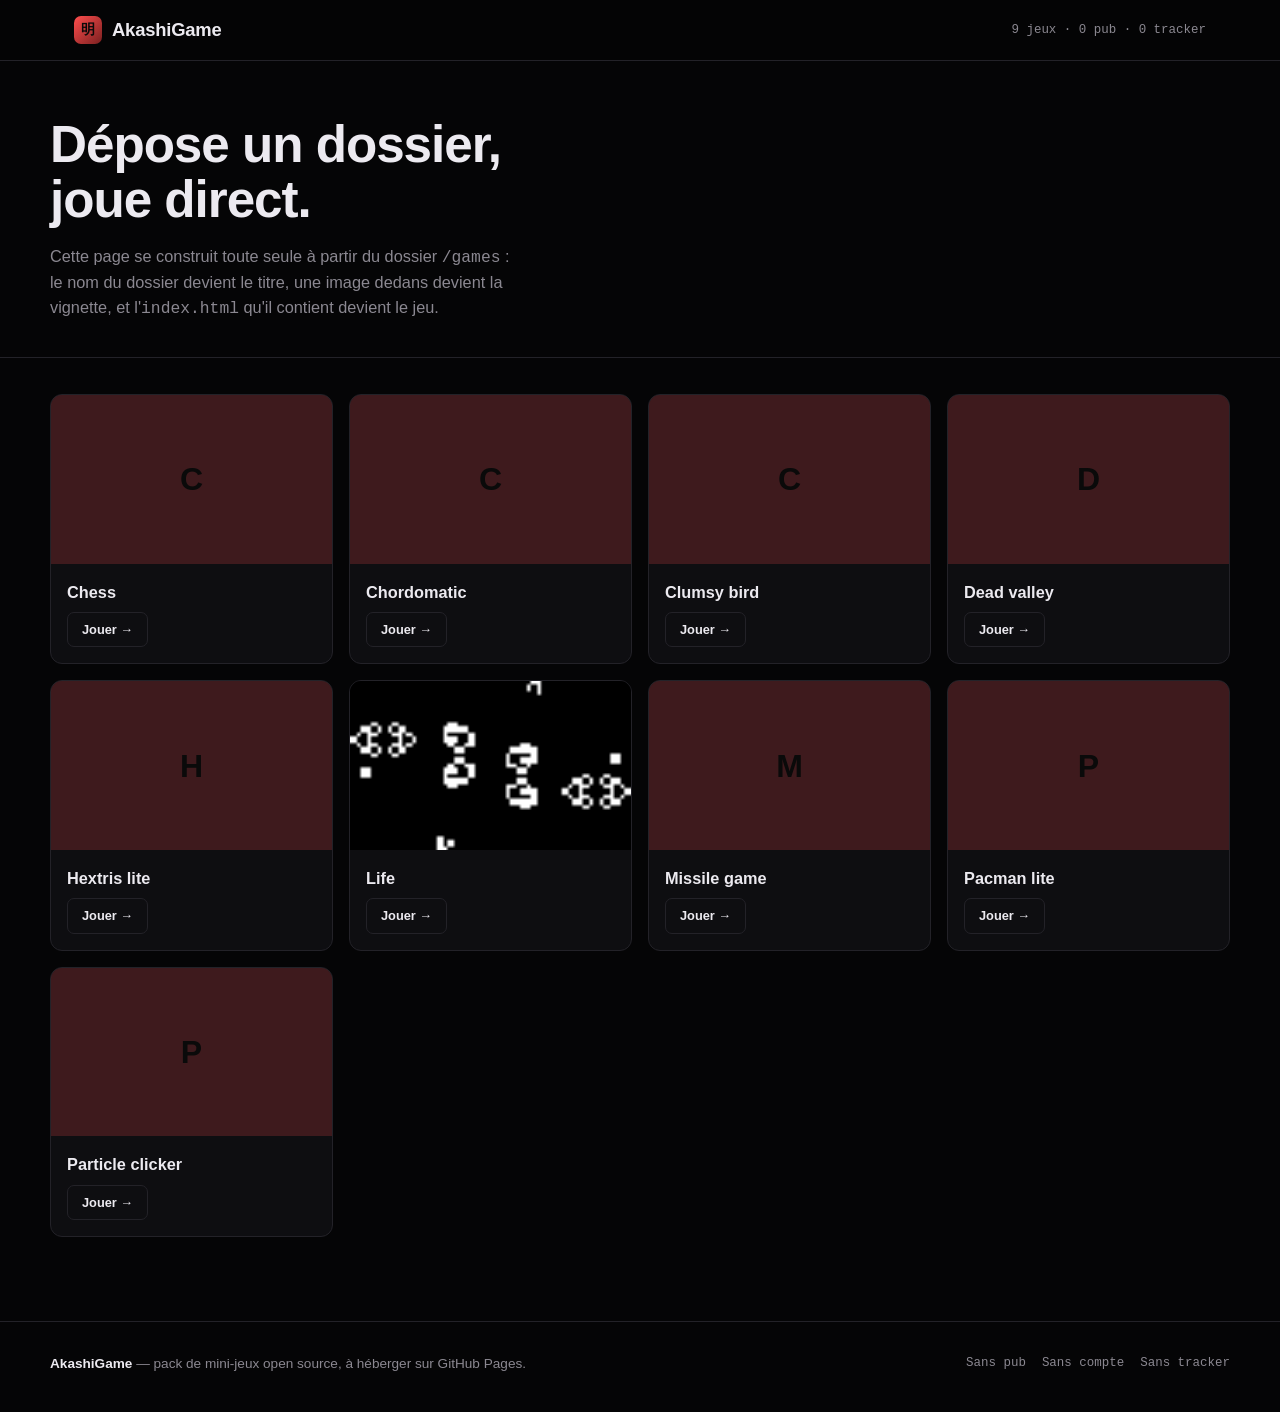
<file: index.html>
<!DOCTYPE html>
<html lang="fr">
<head>
<meta charset="UTF-8">
<meta name="viewport" content="width=device-width, initial-scale=1.0">
<title>AkashiGame — Ta salle de jeu</title>
<meta name="description" content="AkashiGame — mini-jeux jouables, sans pub, sans tracker, rangés par catégories.">
<link rel="stylesheet" href="assets/theme.css">
<style>
  header.top{position:sticky;top:0;z-index:40;background:rgba(5,5,6,0.88);backdrop-filter:blur(10px);border-bottom:1px solid var(--border);}
  .top-inner{display:flex;align-items:center;justify-content:space-between;padding:16px 24px;gap:20px;max-width:1180px;margin:0 auto;}
  .logo{display:flex;align-items:center;gap:10px;font-weight:700;font-size:1.15rem;letter-spacing:-0.01em;}
  .logo-mark{width:28px;height:28px;border-radius:7px;background:linear-gradient(135deg,var(--accent),#7a2020);display:flex;align-items:center;justify-content:center;font-size:0.85rem;font-weight:800;color:#0a0a0a;flex-shrink:0;}
  .stat-pill{font-family:var(--mono);font-size:0.78rem;color:var(--text-dim);}

  .hero{padding:56px 24px 36px;border-bottom:1px solid var(--border);}
  .hero-inner{max-width:1180px;margin:0 auto;}
  .hero h1{font-size:clamp(2.1rem,5vw,3.2rem);line-height:1.08;letter-spacing:-0.02em;font-weight:700;max-width:16ch;}
  .hero p{margin-top:16px;color:var(--text-dim);font-size:1.02rem;max-width:52ch;}

  .filters{position:sticky;top:65px;z-index:30;background:var(--bg);border-bottom:1px solid var(--border);padding:14px 0;}
  .filters-scroll{display:flex;gap:8px;overflow-x:auto;padding:0 24px;max-width:1180px;margin:0 auto;scrollbar-width:none;}
  .filters-scroll::-webkit-scrollbar{display:none;}
  .filter-btn{flex-shrink:0;padding:7px 14px;border-radius:999px;border:1px solid var(--border);background:var(--surface);color:var(--text-dim);font-size:0.85rem;font-family:var(--sans);cursor:pointer;}
  .filter-btn:hover{color:var(--text);}
  .filter-btn.active{background:var(--accent);border-color:var(--accent);color:#0a0a0a;font-weight:600;}

  main{padding:36px 24px 20px;}
  .games-grid{max-width:1180px;margin:0 auto;display:grid;grid-template-columns:repeat(auto-fill,minmax(240px,1fr));gap:16px;}
  .card{background:var(--surface);border:1px solid var(--border);border-radius:12px;overflow:hidden;display:flex;flex-direction:column;transition:border-color .15s ease, transform .15s ease;}
  .card:hover{border-color:#38383f;transform:translateY(-2px);}
  .card-cover{width:100%;aspect-ratio:5/3;object-fit:cover;background:var(--surface-2);display:block;}
  .card-cover-fallback{width:100%;aspect-ratio:5/3;display:flex;align-items:center;justify-content:center;font-size:2rem;font-weight:800;color:#0a0a0a;}
  .card-body{padding:16px;display:flex;flex-direction:column;gap:8px;flex:1;}
  .card-title{font-weight:600;font-size:1.02rem;}
  .card-cat{font-family:var(--mono);font-size:0.72rem;color:var(--text-dim);}
  .card-desc{color:var(--text-dim);font-size:0.85rem;flex:1;}
  .card-btn{align-self:flex-start;font-size:0.8rem;font-weight:600;padding:7px 14px;border-radius:7px;border:1px solid var(--border);color:var(--text);}
  .card:hover .card-btn{border-color:var(--accent);color:var(--accent);}
  .empty-state{max-width:1180px;margin:60px auto;text-align:center;color:var(--text-dim);font-family:var(--mono);font-size:0.9rem;}

  footer{border-top:1px solid var(--border);margin-top:64px;padding:32px 24px 40px;}
  .footer-inner{max-width:1180px;margin:0 auto;display:flex;flex-wrap:wrap;justify-content:space-between;gap:20px;color:var(--text-dim);font-size:0.85rem;}
  .footer-inner b{color:var(--text);}
  .footer-tags{display:flex;gap:16px;font-family:var(--mono);font-size:0.78rem;}
</style>
</head>
<body>
<header class="top">
  <div class="top-inner">
    <a href="#top" class="logo"><span class="logo-mark">明</span>AkashiGame</a>
    <span class="stat-pill" id="count-pill">— jeux · 0 pub · 0 tracker</span>
  </div>
</header>

<section class="hero" id="top">
  <div class="hero-inner">
    <h1>Dépose un dossier, joue direct.</h1>
    <p>Cette page se construit toute seule à partir du dossier <code>/games</code> : le nom du dossier devient le titre, une image dedans devient la vignette, et l'<code>index.html</code> qu'il contient devient le jeu.</p>
  </div>
</section>

<nav class="filters" aria-label="Filtrer par catégorie" id="filters" style="display:none;">
  <div class="filters-scroll" id="filter-bar"></div>
</nav>

<main>
  <div class="games-grid" id="games-grid"></div>
  <p class="empty-state" id="empty-state" style="display:none;"></p>
</main>

<footer>
  <div class="footer-inner">
    <div><b>AkashiGame</b> — pack de mini-jeux open source, à héberger sur GitHub Pages.</div>
    <div class="footer-tags"><span>Sans pub</span><span>Sans compte</span><span>Sans tracker</span></div>
  </div>
</footer>

<script>
(function(){
  var grid = document.getElementById("games-grid");
  var emptyState = document.getElementById("empty-state");
  var filtersNav = document.getElementById("filters");
  var filterBar = document.getElementById("filter-bar");
  var countPill = document.getElementById("count-pill");

  var PALETTE = ["#ff4d4d","#3ea1e0","#2ecc71","#e0a72e","#c25ee0","#5ee0c8"];
  var state = { cat: "all", games: [], catColors: {} };

  fetch("games.json")
    .then(function(r){
      if(!r.ok) throw new Error("games.json introuvable");
      return r.json();
    })
    .then(function(games){
      state.games = games;
      buildCatColors(games);
      buildFilters(games);
      render();
    })
    .catch(function(err){
      grid.innerHTML = "";
      emptyState.style.display = "block";
      emptyState.textContent = "Impossible de charger games.json (" + err.message + "). Génère-le avec : node tools/build-manifest.js — et sers le site via un serveur local (fetch() ne fonctionne pas en ouvrant le fichier directement).";
    });

  function buildCatColors(games){
    var cats = [];
    games.forEach(function(g){
      if(g.category && cats.indexOf(g.category) === -1) cats.push(g.category);
    });
    cats.forEach(function(c, i){ state.catColors[c] = PALETTE[i % PALETTE.length]; });
  }

  function buildFilters(games){
    var cats = [];
    games.forEach(function(g){
      if(g.category && cats.indexOf(g.category) === -1) cats.push(g.category);
    });
    if(cats.length === 0){ filtersNav.style.display = "none"; return; }
    filtersNav.style.display = "block";
    filterBar.innerHTML = "";
    filterBar.appendChild(makeFilterBtn("all", "Tous"));
    cats.forEach(function(c){ filterBar.appendChild(makeFilterBtn(c, c)); });
  }

  function makeFilterBtn(id, label){
    var btn = document.createElement("button");
    btn.className = "filter-btn" + (id === "all" ? " active" : "");
    btn.textContent = label;
    btn.dataset.cat = id;
    btn.addEventListener("click", function(){
      state.cat = id;
      Array.prototype.forEach.call(filterBar.children, function(b){
        b.classList.toggle("active", b.dataset.cat === id);
      });
      render();
    });
    return btn;
  }

  function render(){
    var list = state.games.filter(function(g){
      return state.cat === "all" || g.category === state.cat;
    });

    countPill.textContent = state.games.length + " jeu" + (state.games.length>1?"x":"") + " · 0 pub · 0 tracker";

    grid.innerHTML = "";
    emptyState.style.display = list.length === 0 ? "block" : "none";
    if(list.length === 0) emptyState.textContent = "Aucun jeu dans cette catégorie.";

    list.forEach(function(g){ grid.appendChild(makeCard(g)); });
  }

  function makeCard(g){
    var a = document.createElement("a");
    a.href = g.href;
    a.className = "card";

    if(g.image){
      var img = document.createElement("img");
      img.className = "card-cover";
      img.src = g.image;
      img.alt = g.title;
      img.loading = "lazy";
      img.onerror = function(){ img.replaceWith(makeFallbackCover(g)); };
      a.appendChild(img);
    } else {
      a.appendChild(makeFallbackCover(g));
    }

    var body = document.createElement("div");
    body.className = "card-body";

    var title = document.createElement("div");
    title.className = "card-title";
    title.textContent = g.title;
    body.appendChild(title);

    if(g.category){
      var catLabel = document.createElement("div");
      catLabel.className = "card-cat";
      catLabel.style.color = state.catColors[g.category] || "var(--accent)";
      catLabel.textContent = g.category;
      body.appendChild(catLabel);
    }

    if(g.description){
      var desc = document.createElement("div");
      desc.className = "card-desc";
      desc.textContent = g.description;
      body.appendChild(desc);
    }

    var btn = document.createElement("span");
    btn.className = "card-btn";
    btn.textContent = "Jouer →";
    body.appendChild(btn);

    a.appendChild(body);
    return a;
  }

  function makeFallbackCover(g){
    var d = document.createElement("div");
    d.className = "card-cover-fallback";
    d.style.background = (state.catColors[g.category] || "#ff4d4d") + "33";
    d.textContent = (g.title || "?").charAt(0).toUpperCase();
    return d;
  }

  // ---------- maintenance console command ----------
  // Dans la console (F12) : temp("on") ou temp("off")
  var root = document.documentElement;
  var KEY = "akashi_maintenance";

  function applyState(on){
    root.classList.toggle("maintenance-mode", on);
    localStorage.setItem(KEY, on ? "on" : "off");
    console.log(on
      ? "%c⚠ AkashiGame — maintenance activée" : "%c✓ AkashiGame — site relancé",
      "background:" + (on ? "#ff4d4d" : "#2ecc71") + ";color:#050506;padding:4px 10px;border-radius:4px;font-weight:bold;"
    );
  }

  window.temp = function(action){
    if(action === undefined){
      var current = root.classList.contains("maintenance-mode") ? "on" : "off";
      console.log('État actuel : ' + current + '. Utilise temp("on") ou temp("off").');
      return current;
    }
    var a = String(action).toLowerCase();
    if(a !== "on" && a !== "off"){
      console.log('Utilisation : temp("on") ou temp("off")');
      return;
    }
    applyState(a === "on");
  };
  if(document.body) document.body.temp = window.temp;

  var saved = localStorage.getItem(KEY);
  if(saved === "on") applyState(true);
})();
</script>

<div id="maintenance-overlay" style="display:none;position:fixed;inset:0;z-index:999;background:#050506;align-items:center;justify-content:center;padding:24px;">
  <div style="max-width:420px;text-align:center;">
    <div style="width:56px;height:56px;margin:0 auto 20px;border-radius:14px;background:#3a1414;border:1px solid #ff4d4d;display:flex;align-items:center;justify-content:center;">
      <svg width="24" height="24" viewBox="0 0 24 24" fill="none" stroke="#ff4d4d" stroke-width="2" stroke-linecap="round" stroke-linejoin="round"><rect x="5" y="11" width="14" height="10" rx="2"></rect><path d="M8 11V7a4 4 0 0 1 8 0v4"></path></svg>
    </div>
    <h2 style="font-size:1.4rem;margin-bottom:10px;">Maintenance en cours</h2>
    <p style="color:#8b8891;font-size:0.92rem;">AkashiGame revient très vite.</p>
  </div>
</div>
<style>
  html.maintenance-mode #maintenance-overlay{display:flex !important;}
  html.maintenance-mode header.top, html.maintenance-mode .hero, html.maintenance-mode .filters, html.maintenance-mode main, html.maintenance-mode footer{display:none;}
</style>
</body>
</html>
</file>
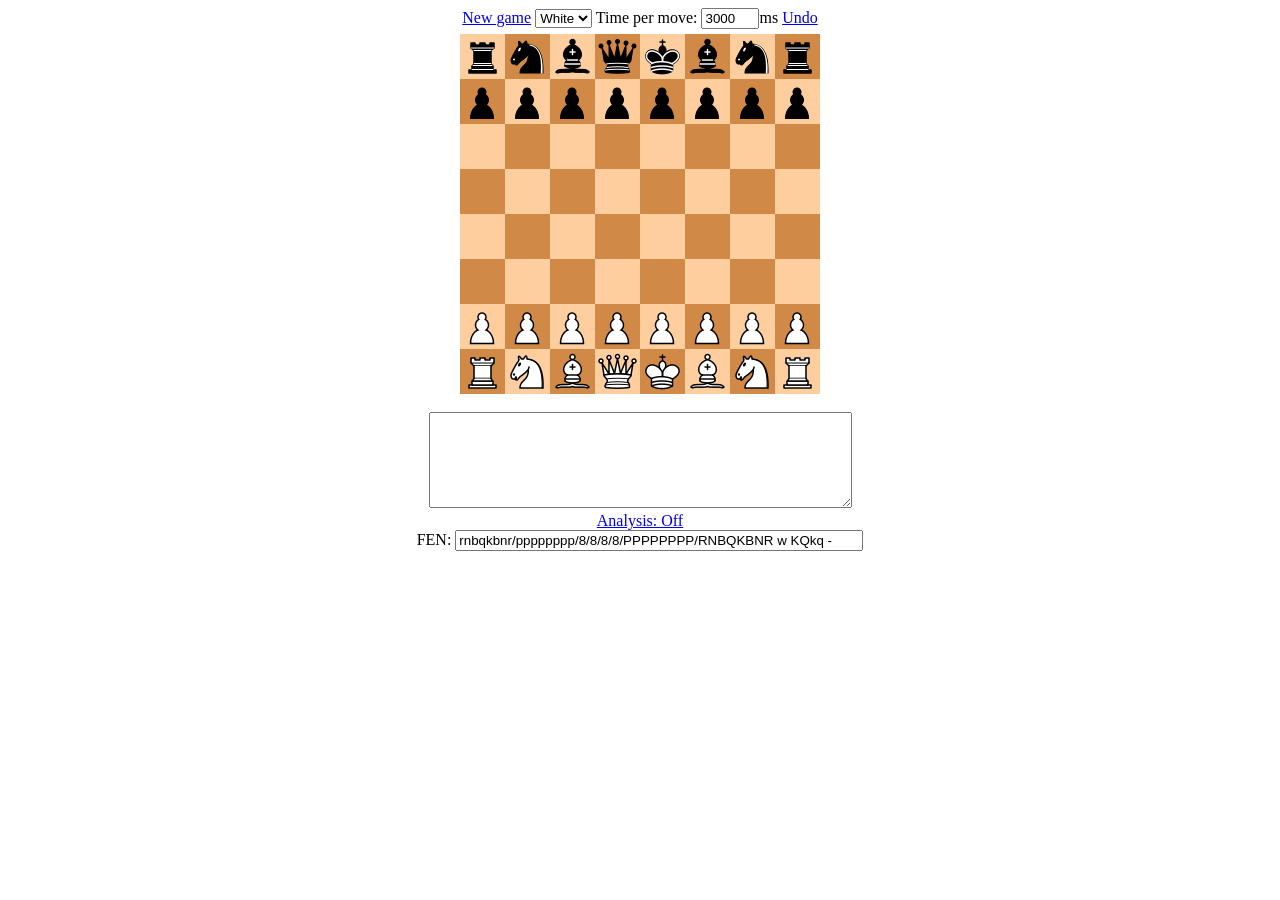
<file: games/chess/index.html>
<!doctype html>
<html lang="en">
<head>
<meta charset="utf-8">
<meta name="viewport" content="width=device-width, initial-scale=1, shrink-to-fit=no">
<title>Attogram Chess</title>
<script type="text/javascript" src="js/jquery-1.8.2.min.js"></script>
<script type="text/javascript" src="js/jquery-ui-1.8.24.custom.min.js"></script>
<script type="text/javascript" src="js/garbochess.js"></script>
<script type="text/javascript" src="js/boardui.js"></script>
<script type="text/javascript">
$(document).ready(function () { g_timeout = 1000; UINewGame(); });
</script>
<style type="text/css">
#FenTextBox { width: 400px; }
#TimePerMove { width: 50px; }
.no-highlight { -webkit-tap-highlight-color: rgba(0,0,0,0); }
.sprite-bishop_black{ background-position: 0 0; width: 45px; height: 45px; }
.sprite-bishop_white{ background-position: 0 -95px; width: 45px; height: 45px; }
.sprite-king_black{ background-position: 0 -190px; width: 45px; height: 45px; }
.sprite-king_white{ background-position: 0 -285px; width: 45px; height: 45px; }
.sprite-knight_black{ background-position: 0 -380px; width: 45px; height: 45px; }
.sprite-knight_white{ background-position: 0 -475px; width: 45px; height: 45px; }
.sprite-pawn_black{ background-position: 0 -570px; width: 45px; height: 45px; }
.sprite-pawn_white{ background-position: 0 -665px; width: 45px; height: 45px; }
.sprite-queen_black{ background-position: 0 -760px; width: 45px; height: 45px; }
.sprite-queen_white{ background-position: 0 -855px; width: 45px; height: 45px; }
.sprite-rook_black{ background-position: 0 -950px; width: 45px; height: 45px; }
.sprite-rook_white{ background-position: 0 -1045px; width: 45px; height: 45px; }
</style>
</head>
<body>
<div align="center">
    <div>
        <a href="javascript:UINewGame()">New game</a>
        <select onchange="UIChangeStartPlayer()">
            <option value="white">White</option>
            <option value="black">Black</option>
        </select>
        Time per move: <input id="TimePerMove" value="3000" onchange="UIChangeTimePerMove()" />ms
        <a href="javascript:UIUndoMove()">Undo</a>
    </div>
    <div style="margin-top:5px;">
    <div id='board'></div>
    <span id='output'></span><br/>
    <textarea cols='50' rows='6' id='PgnTextBox'></textarea><br/>
    <div>
        <a id='AnalysisToggleLink' href="javascript:UIAnalyzeToggle()">Analysis: Off</a>
    </div>
    FEN: <input id='FenTextBox' onchange="UIChangeFEN()"/>
    </div>
</div>
</body>
</html>
</file>
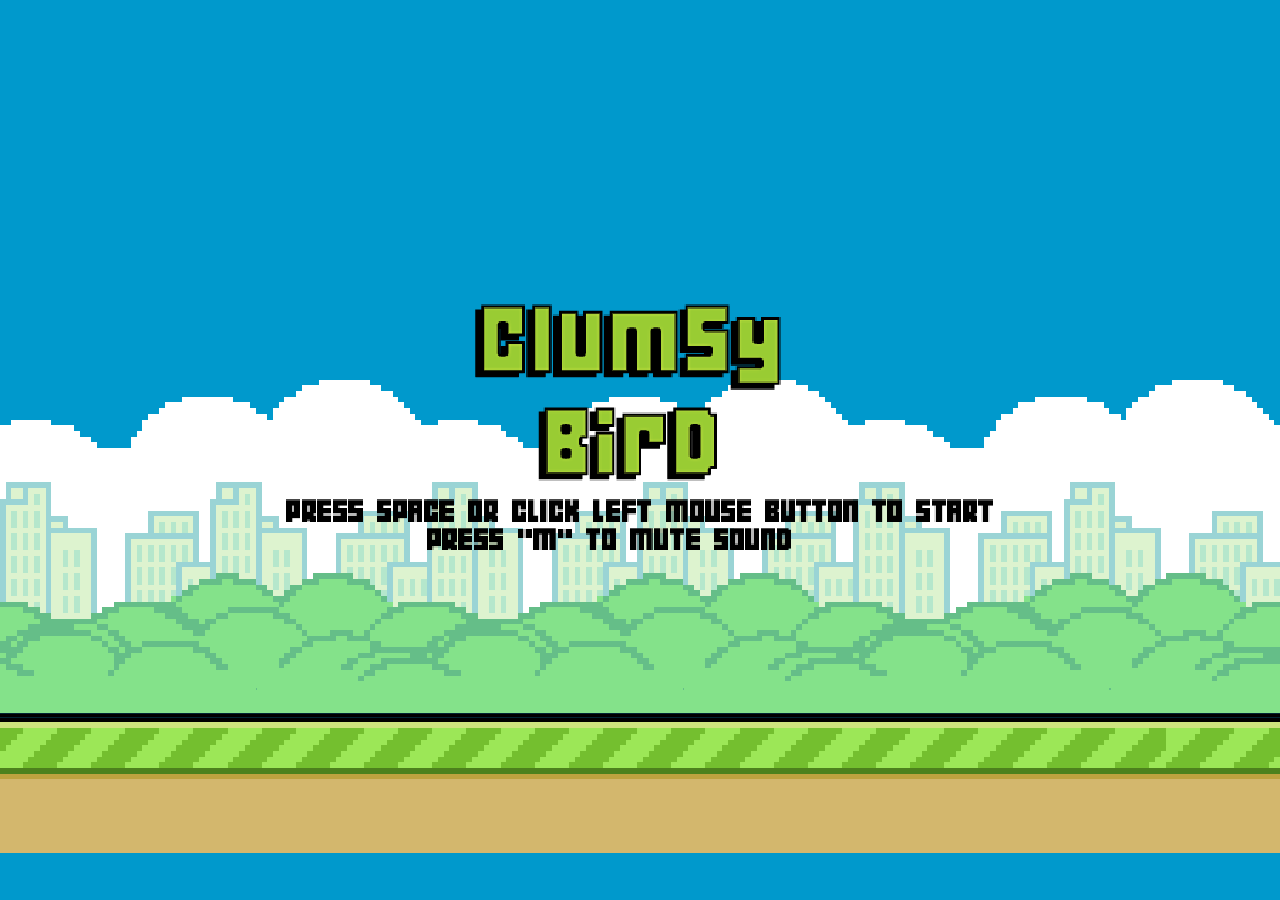
<file: games/clumsy-bird/index.html>
<!DOCTYPE HTML>
<html lang="en">
    <head>
        <title>Clumsy Bird</title>
        <link rel="apple-touch-icon-precomposed" href="data/img/touch-icon-iphone.png"/>
        <link rel="apple-touch-icon-precomposed" sizes="120x120" href="data/img/touch-icon-iphone-retina.png"/>
        <link rel="shortcut icon" href="data/img/favicon.ico">
        <link rel="stylesheet" type="text/css" media="screen" href="index.css">
        <meta id="viewport" name="viewport" content="width=device-width, initial-scale=1, maximum-scale=1, user-scalable=no">
        <meta name="apple-mobile-web-app-capable" content="yes">
        <meta name="apple-mobile-web-app-status-bar-style" content="black">
        <meta name="apple-mobile-web-app-title" content="Clumsy Bird">
        <meta charset="UTF-8" />
        <meta name="description" content="Clumsy Bird - A Flappy Bird clone using MelonJS"/>
        <meta name="keywords" content="flappybird, flappy, bird, game, html5, melonjs,clone"/>
        <meta name="robots" content="index, follow">
        <meta name="google-site-verification" content="RDZI9SqVaffd48uHfZMv67-YdvviOMe2HuULEYqVgd4" />
        <meta property="og:image" content="http://ellisonleao.github.io/clumsy-bird/data/img/bg.png" />
        <meta property="og:title" content="Clumsy Bird - A Flappy Bird clone using MelonJS"/>
        <meta property="og:url" content="http://ellisonleao.github.io/clumsy-bird/"/>
        <meta property="og:site_name" content="Clumsy Bird - MelonJS"/>

        <!-- Twitter Card -->
        <meta name="twitter:hashtag" content="clumsybird" />
        <meta name="twitter:card" content="summary" />
        <meta name="twitter:site" content="@ellisonleao" />
        <meta name="twitter:creator" content="@ellisonleao" />
        <meta name="twitter:title" content="Clumsy Bird" />
        <meta name="twitter:description" content="A Flappy Bird melonJS clone" />

        <!-- Humans -->
        <link rel="author" href="humans.txt" />
    </head>

    <body>
        <!-- Canvas placeholder -->
        <div id="screen"></div>

        <!-- melonJS Library -->
        <script type="text/javascript" src="js/melonJS-min.js" ></script>
        <script type="text/javascript" src="build/clumsy-min.js" ></script>
        <script type="text/javascript">
            window.onReady(function onReady() {
                game.onload();
            });
        </script>

    </body>
</html>
</file>
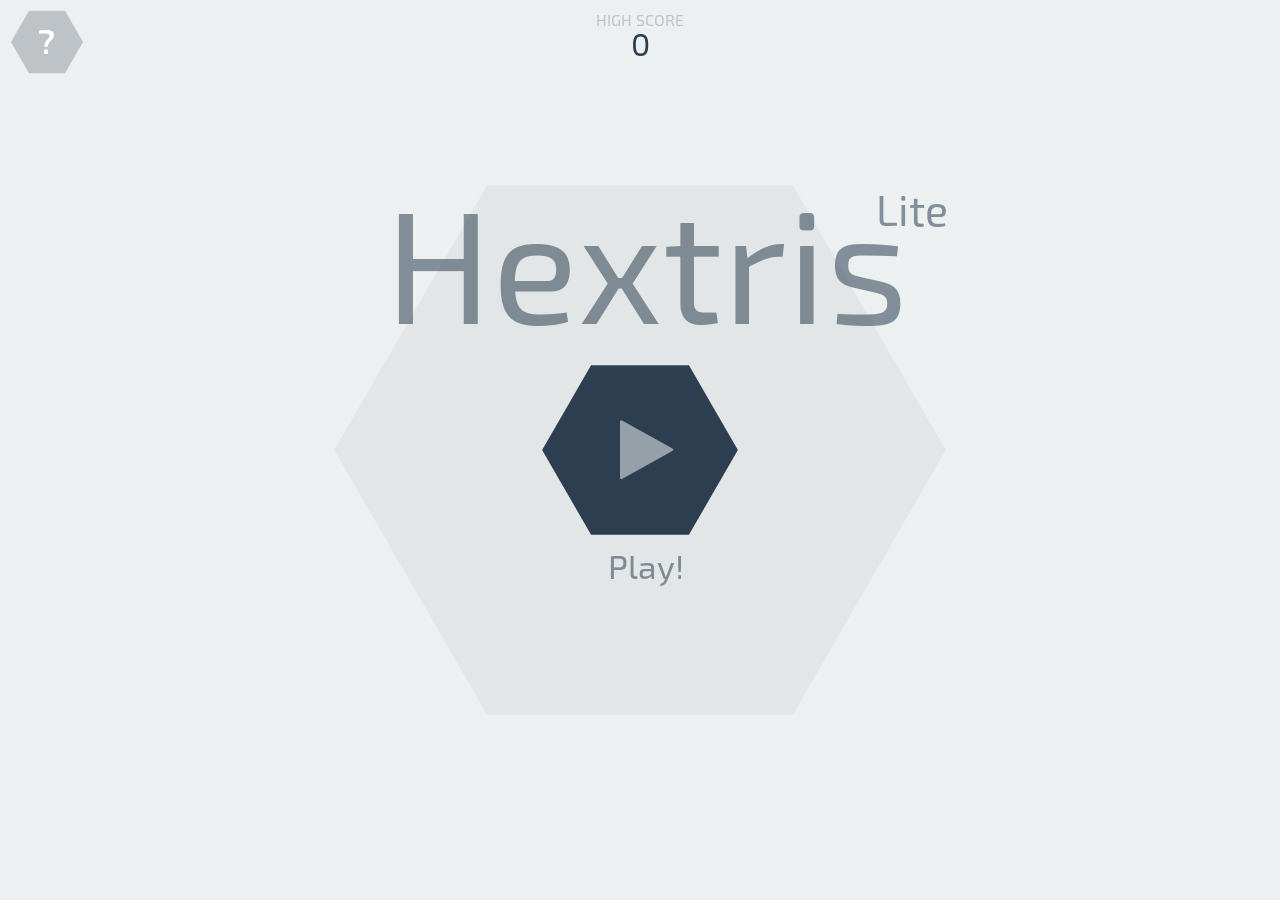
<file: games/hextris-lite/index.html>
<!DOCTYPE html>
<html lang="en">
<head>
<title>Hextris Lite</title>
<meta name="viewport" content="width=device-width, initial-scale=1, maximum-scale=1, user-scalable=0, minimal-ui"/>
<link rel="icon" type="image/png" href="favicon.ico">
<link rel="stylesheet" type="text/css" href="style/fa/css/font-awesome.min.css">
<link rel="stylesheet" type="text/css" href="style/style.css">
<script type="text/javascript" src="js/hammer.min.js"></script>
<script type="text/javascript" src="js/js.cookie.js"></script>
<script type="text/javascript" src="js/jsonfn.min.js"></script>
<script type="text/javascript" src="js/keypress.min.js"></script>
<script type="text/javascript" src="js/jquery.js"></script>
<script type="text/javascript" src="js/sweet-alert.min.js"></script>
<script type="text/javascript" src="js/hextris-lite.js"></script>
</head>
<body>
<canvas id="canvas"></canvas>
<div id="overlay" class="faded overlay"></div>
<div id="startBtn" ></div>
<div id="helpScreen" class="unselectable">
	<div id="inst_main_body"></div>
</div>
<img id="openSideBar" class="helpText" src="./images/btn_help.svg"/>
<div class="faded overlay"></div>
<img id="pauseBtn" src="./images/btn_pause.svg"/>
<img id="restartBtn" src="./images/btn_restart.svg"/>
<div id="HIGHSCORE">HIGH SCORE</div>
<div id="highScoreInGameText">
	<div id="highScoreInGameTextHeader">HIGH SCORE</div><div id="currentHighScore">10292</div>
</div>
<div id="gameoverscreen">
	<div id="container">
		<div id="gameOverBox" class="GOTitle">GAME OVER</div>
		<div id="cScore">1843</div>
		<div id="highScoresTitle" class="GOTitle">HIGH SCORES</div>
		<div class="score"><span class="scoreNum">1.</span> <div id="1place" style="display:inline;">0</div></div>
		<div class="score"><span class="scoreNum">2.</span> <div id="2place" style="display:inline;">0</div></div>
		<div class="score"><span class="scoreNum">3.</span> <div id="3place" style="display:inline;">0</div></div>
	</div>
	<div id="bottomContainer">
		<img id="restart" src="./images/btn_restart.svg" height="57px">
		<div id="buttonCont"></div>
	</div>
</div>
</body>
</html>
</file>
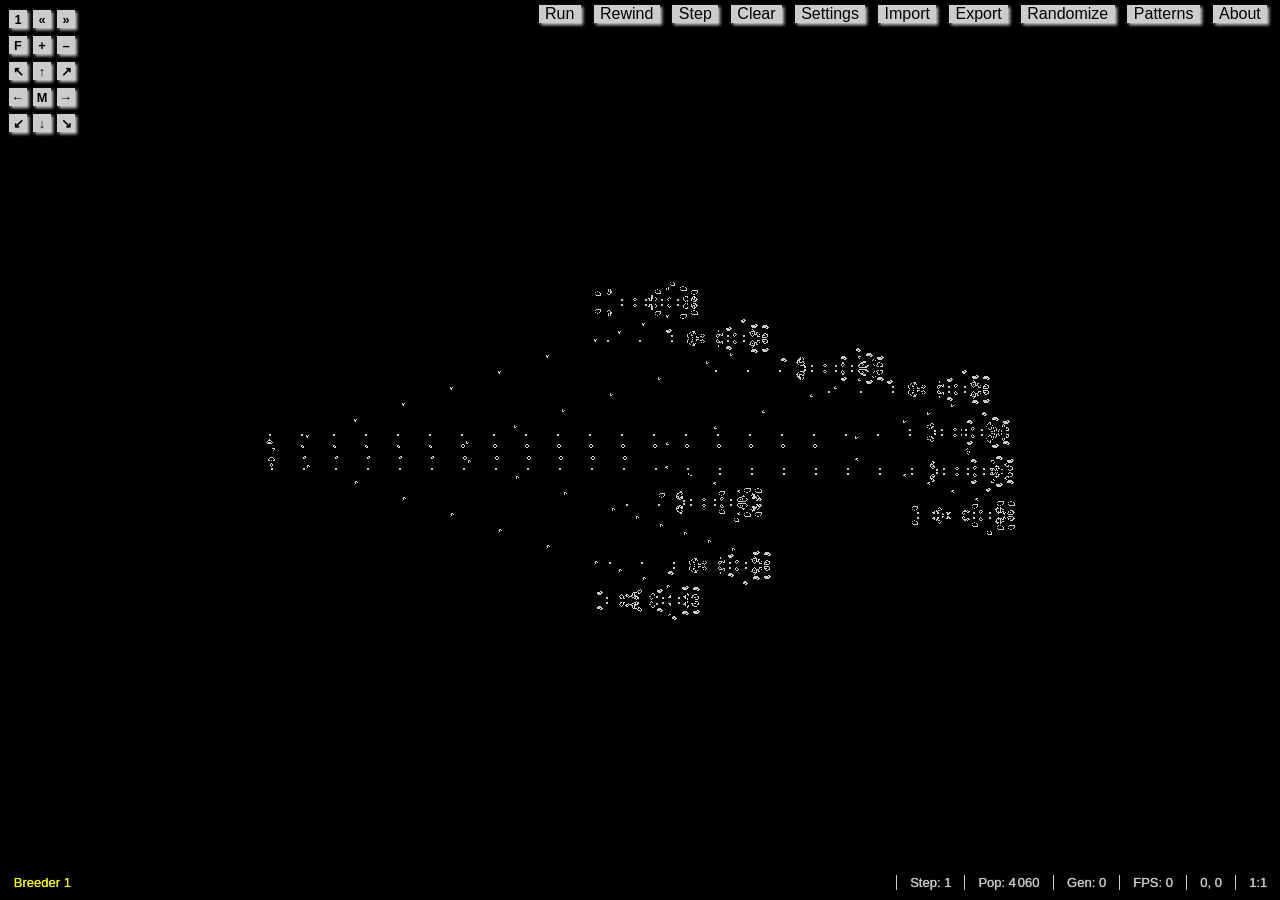
<file: games/life/index.html>
<!doctype html>
<html>
<head>
<meta http-equiv="Content-Type" content="text/html; charset=utf-8">
<title>Conway's Game of Life</title>
<meta name="description" content="A JavaScript version of Conway's Game of Life, based on the Hashlife-algorithm.">
<meta name="viewport" content="width=device-width,minimum-scale=1.0,maximum-scale=1.0,user-scalable=no">
<link rel="stylesheet" href="life.css" type="text/css">
<script src="life.js"></script>
<script src="formats.js"></script>
<script src="draw.js"></script>
<script src="macrocell.js"></script>
<script src="main.js"></script>
</head>
<body>
<div id="toolbar" style="display: none;">

    <div class="button" id="about_button">About</div>
    <div class="menu" id="examples_menu">
        <div id="pattern_button">Patterns</div>
    </div>
    <div id="randomize_button" class="button">Randomize</div>
    <div id="export_button" class="button">Export</div>
    <div id="import_button" class="button">Import</div>
    <div class="button" id="settings_button">Settings</div>
    <div class="button" id="clear_button">Clear</div>
    <div class="button" style="display: none" id="superstep_button">Superstep</div>
    <div class="button" id="step_button">Step</div>
    <div class="button" id="rewind_button">Rewind</div>
    <div class="button" id="run_button">Run</div>

    <table id="controls">
        <tr>
            <td title="Normal speed"><div id="normalspeed_button">1</div></td>
            <td title="Slower"><div id="slower_button">&#171;</div></td>
            <td title="Faster"><div id="faster_button">&#187;</div></td>
        </tr>
        <tr>
            <td title="Fit pattern"><div id="initial_pos_button">F</div></td>
            <td title="Zoom in"><div id="zoomin_button">+</div></td>
            <td title="Zoom out"><div id="zoomout_button">&ndash;</div></td>
        </tr>
        <tr class="not_on_small_screen">
            <td title="Go north-west"><div id="nw_button">&#8598;</div></td>
            <td title="Go north"><div id="n_button">&#8593;</div></td>
            <td title="Go north-east"><div id="ne_button">&#8599;</div></td>
        </tr>
        <tr class="not_on_small_screen">
            <td title="Go east"><div id="e_button">&#8592;</div></td>
            <td title="Go to 0, 0"><div id="middle_button">M</div></td>
            <td title="Go west"><div id="w_button">&#8594;</div></td>
        </tr>
        <tr class="not_on_small_screen">
            <td title="Go south-west"><div id="sw_button">&#8601;</div></td>
            <td title="Go south"><div id="s_button">&#8595;</div></td>
            <td title="Go south-east"><div id="se_button">&#8600;</div></td>
        </tr>
    </table>
</div>
<div id="statusbar" style="display: none;">
    <div id="label_zoom" title="Zoom"></div>
    <div id="label_mou" title="Mouse Coordinates">0, 0</div>
    <div id="label_fps" title="Frames per Second">0</div>
    <div id="label_gen" title="Generation">0</div>
    <div id="label_pop" title="Population">0</div>
    <div id="label_step" title="Generation per Step">1</div>
    <span id="pattern_name" class="link" title="Pattern infos"></span>
</div>
<div id="overlay">
    <div id="about">
        <h2>Conway's Game of Life in JavaScript</h2>
        <div id="notice">
            <h3 style="color: orange">Sorry, this applications needs JavaScript to work.</h3>
            <div style="text-align: center">
                <img src="pattern.gif" width="324" height="210" alt="Bi Gun">
            </div>
            <br>
            <br>
        </div>
        This is an implementation of <a href="http://en.wikipedia.org/wiki/Conway%27s_Game_of_Life" target="_blank">Conway's Game of Life</a> or
        more precisely, the super-fast <a href="https://en.wikipedia.org/wiki/Hashlife" target="_blank">Hashlife</a> algorithm,
        written in JavaScript using the <code>canvas</code>-tag. It can simulate the largest known patterns, including the
        <a href="?pattern=caterpillar" id="caterpillar_link" title="Click to load" class="link">Caterpillar</a> (7.6MB, 11m cells) and
        <a href="?pattern=gemini" id="gemini_link" title="Click to load" class="link">Gemini</a> (1.6MB, 846k cells).
        <br>
        <br>
        <div id="about_main" style="display: none">
            If you encounter any bugs or have feedback, you can contact me at <a title="Click to show Email" href="?pattern=email">this email</a>.<br>
            <br>
            Click on the pattern name on the bottom left to get some informations about the current pattern.
            <br>
            <br>
            <a href="examples/" target="_blank">List of all patterns</a> &mdash;
            <a href="https://github.com/copy/life" target="_blank">Source code on Github</a> &mdash;
            <a href="https://github.com/copy/life/issues" target="_blank">Report an issue</a>
            <br>
            <br>
            <b>Controls:</b>
            <pre>
        Left mouse          - Move around
        Right mouse         - Create / Delete cells
        Mouse wheel         - Zoom

        Arrow keys, HJKL    - Move around
        +, -                - Zoom
        Space               - One generation forward
        Tab                 - Many generations forward
        Enter               - Run/Pause
        Backspace           - Rewind
        ]                   - Faster
        [                   - Slower
        Escape              - Close Popups
            </pre>
        </div>
        <br>
        <br>
        <br>
        <span class="button2" id="about_close" style="display: none">Ok</span>
    </div>
    <div id="randomize_dialog" style="display: none;">
        <h2>Random Pattern</h2>
        <div class="left">
            Width
        </div>
        <div class="right">
            <input type="number" min="1" id="randomize_width" style="width: 60px">
        </div>
        <br class="clear">
        <br>
        <div class="left">
            Height
        </div>
        <div class="right">
            <input type="number" min="1" id="randomize_height" style="width: 60px">
        </div>
        <br class="clear">
        <br>
        <div class="left">
            Density
        </div>
        <div class="right">
            <input type="number" id="randomize_density" min="0" max="1" step="0.1" style="width: 60px">
        </div>
        <br class="clear">
        <br>
        <br>
        <br>
        <span id="randomize_submit" class="button2">Randomize</span>
        <span id="randomize_abort" class="button2">Abort</span>
    </div>
    <div id="import_dialog" style="display: none;">
        <h2>Import Pattern</h2>
        Supports RLE, Life 1.06, Plaintext
        <br>
        <br>
        <textarea placeholder="Paste pattern file here" id="import_text"></textarea>
        <br>
        Or: <input type="file" id="import_file">
        <br>
        <br>
        <div id="import_info"></div>
        <br>
        <br>
        <br>
        <span id="import_submit" class="button2">Import</span>
        <span id="import_abort" class="button2">Abort</span>
    </div>
    <div id="alert" style="display: none;">
        <div id="alert_text">
            <h2 id="pattern_title"></h2>
            <div id="pattern_description"></div>
            <br>
            <div id="pattern_urls"></div>
            <br>
            <div id="pattern_file_container">
                Pattern file: <a target="_blank" id="pattern_file_link" href=""></a>
            </div>
            <div id="pattern_link_container">
                Link to view online:
                <a id="pattern_link" target="_blank" href=""></a>
            </div>
        </div>
        <br>
        <br>
        <span class="button2" id="alert_close">Ok</span>
    </div>
    <div id="pattern_chooser" style="display: none;">
        Source: <a href="http://www.conwaylife.com/wiki/Main_Page" target="_blank">www.conwaylife.com</a>. Thanks!
        &mdash; <a href="examples/" target="_blank">List of all patterns</a>
        <div id="pattern_list"></div>
        <span class="button2" id="pattern_close">Close</span>
    </div>
    <div id="settings_dialog" style="display: none;">
        <h2>Settings</h2>
        <div class="left" id="select_rules">
            Rule<br>
            <small>
                Or pick one:
                <span class="link" data-rule="23/3">Conway</span>
                <span class="link" data-rule="23/36">HighLife</span>
                <span class="link" data-rule="125/36">2x2</span>
                <span class="link" data-rule="1357/1357">Replicator</span>
            </small>
        </div>
        <div class="right">
            <input type="text" id="rule">
        </div>
        <br class="clear">
        <br>
        <div class="left">
            Maximum Frames per Second
        </div>
        <div class="right">
            <input type="number" min="1" id="max_fps" style="width: 60px">
        </div>
        <br class="clear">
        <br>
        <div class="left">
            Generation step<br>
            <small>Only powers of 2 (automatically rounded)</small>
        </div>
        <div class="right">
            <input type="number" step="any" id="gen_step" style="width: 60px">
        </div>
        <br class="clear">
        <br>
        <div class="left">
            Border width<br>
            <small>0 .. 0.5</small>
        </div>
        <div class="right">
            <input type="number" min="0" max="0.5" step="0.05" id="border_width" style="width: 60px">
        </div>
        <br>
        <br>
        <br>
        <hr>
        <br>
        <br>
        <span id="settings_submit" class="button2">Save</span>
        <span id="settings_reset" class="button2">Reset</span>
        <span id="settings_abort" class="button2">Abort</span>
    </div>
    <div id="loading_popup" style="display: none; font-size: 16px">
        <div style="text-align: center">
            <h2>Downloading pattern file</h2>
            Please wait a second.<br><br>
            <img src="pattern.gif" width="324" height="210" alt="Bi Gun">
        </div>
    </div>
</div>
<script>document.getElementById("overlay").style.display = "none"</script>
</body>
</html>
</file>
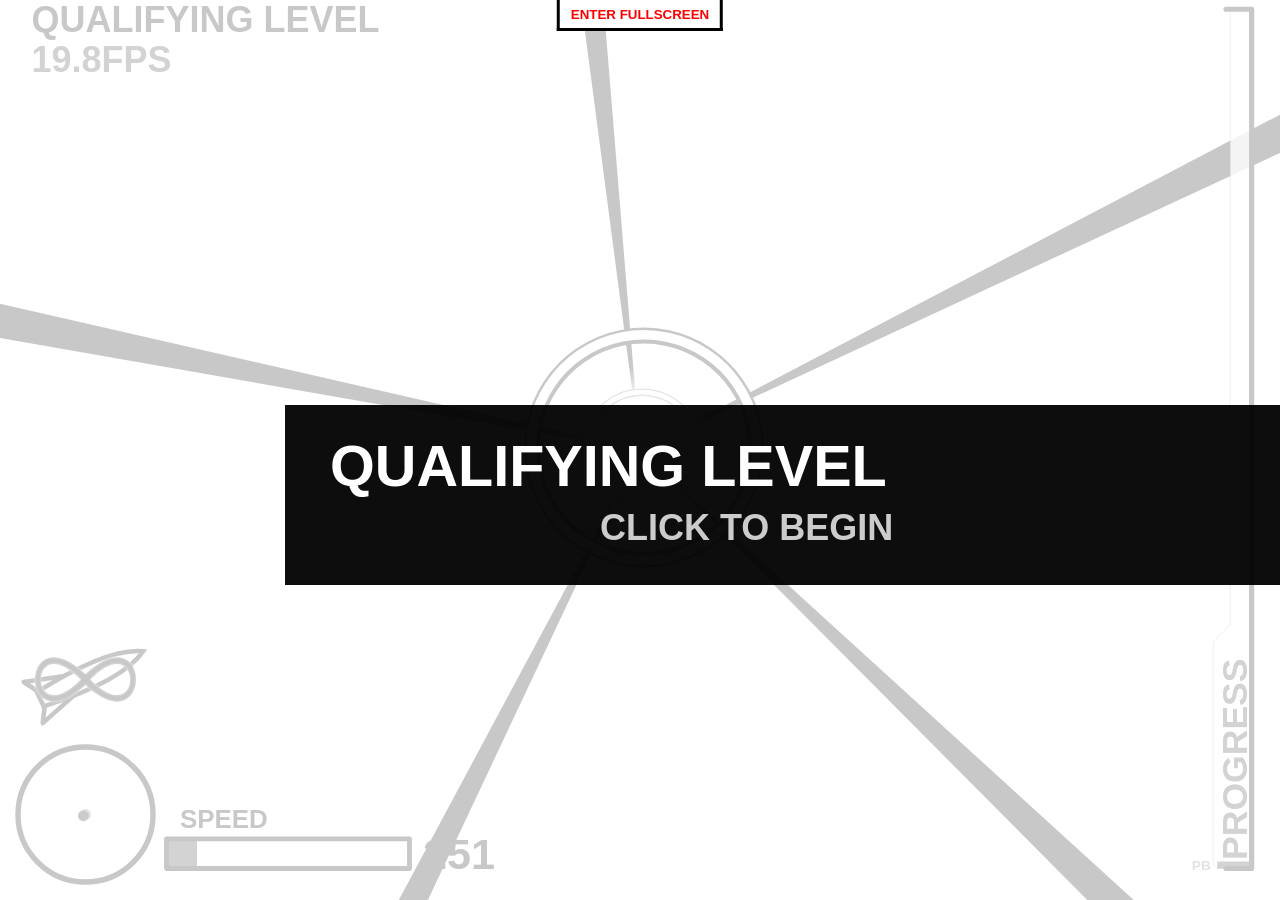
<file: games/missile-game/index.html>
<!DOCTYPE html>
<html>
<head>
  <meta charset="utf-8">
  <title>Missile Game</title>
  <meta name="author" content="Ben Mather &lt;bwhmather@bwhmather.com&gt;" />
  <meta name="description" content="A 3D game using SVG and javascript" />

  <meta name="viewport" content="width=device-width, height=device-height, user-scalable=no, minimum-scale=1.0, maximum-scale=1.0" />
   
  <!--== CSS ==============================================================-->
  <style type="text/css">
    /* <![CDATA[ */
    body {
        margin: 0;
    }

    .barrier path {
      stroke-width: 2;
      stroke-linejoin: round;
    }

    .hud-background {
      stroke: none;
      fill: white;
      fill-opacity: 0.8;      
    }

    .hud-foreground {
      stroke: black;
      stroke-linejoin: round;
      stroke-linecap: round;
      fill: none;
    }

    text {
      font-family: sans-serif;
      font-weight: bold;
    }

    * {cursor:crosshair}

    #fullscreen {
      border: 3px solid black;
      border-top: none;
      background: white;
      padding: 5px;

      position: fixed;
      left: 50%;
      transform: translateX(-50%);

      top: 0px;
      transition-property: top;
      transition-duration: 1s;
    }

    :fullscreen > #fullscreen {
      top: -120%;
    }

    #fullscreen button {
      border: none;
      background: none;

      color: red;
      font-weight: bold;
      white-space: nowrap;
    }

    /* ]]> */
  </style>
  <style title="style-hide-mouse" type="text/css">
    /* <![CDATA[ */
    * {cursor:none}
    /* ]]> */
  </style>
</head>
<body>
  <svg
     version="1.1"
     baseProfile="full"
     xmlns="http://www.w3.org/2000/svg"
     xmlns:svg="http://www.w3.org/2000/svg"
     xmlns:xlink="http://www.w3.org/1999/xlink"
     style="position: fixed; width: 100%; height: 100%; margin: 0; background: white">
   
 
  <!--== TUNNEL ===============================================================-->
    <svg id="tunnel"
       width="100%" height="100%"
       preserveAspectRatio="xMidYMid meet"
       viewBox="-100 -100 200 200"
       visibility="hidden" >
    </svg>
  
  <!--== EXPLOSION!!!! ========================================================-->
    <svg
       width="100%" height="100%"
       preserveAspectRatio="xMidYMid meet"
       viewBox="-100 -100 200 200"
       visibility="visible" >
      <path id="explosion"
         visibility="hidden"
         transform="scale(3,3)"
         fill="#f5bd3c"
         stroke="#ff2626"       
         stroke-width="0.5"
         d="m -0.63488,-4.3752
            c  0.24879,1.233, 1.1883,2.6366, 1.768,0.69037
               0.74264,0.71431, 1.2069,0.6277, 1.6362,-0.5115
              -0.034821,1.0871, 0.096633,1.6827, 0.74401,1.7541
              -0.091757,1.4249, 0.70746,2.0783, 1.2188,1.8749
              -0.894,0.93533, -0.4517,1.2793, -0.1438,1.9055
              -0.6904,0.3722, -0.6323,1.1294, -0.2202,2.0686 
              -0.8022,-0.0916, -1.2136,0.497, -0.9903,2.1906
              -0.5751,-0.6694, -1.2232,-0.5666, -1.4943,1.3293
              -0.162,-1.1736, -0.4604,-2.6908, -1.3395,-1.1883
              -0.49014,-2.0469, -0.93497,-0.738, -1.3874,0.0043
               0.10639,-0.88002, 0.073166,-1.5303, -0.60252,-1.123
               0.44939,-0.82156, 1.0157,-1.7132, -0.041883,-3.03
               0.45163,-1.7508, 0.018089,-2.1904, -0.50161,-2.5024
               0.67964,-1.0053, 0.49818,-2.0107, 0.28858,-3.016
               0.52476,1.1059, 0.93462,1.3608, 1.0661,-0.4466
            z
            m -0.15082,-1.5778
            c  0.074098,2.0969, -0.58436,1.8254, -1.3271,1.2814
               0.54867,2.1298, 0.033405,2.9625, -0.45613,3.8265
               1.306,0.68211, 0.96098,2.0011, 0.39794,3.4043
               1.3865,-0.46902, 1.0123,0.84256, 0.083778,2.7148
               0.6771,-0.1353, 1.0998,-0.2861, 1.0191,1.6048
               0.47854,-1.0645, 1.3389,-2.4648, 1.4732,1.0237
               0.69655,-2.8185, 1.0794,-1.349, 1.487,0.2973
               0.3541,-1.4463, 0.8078,-2.8978, 1.864,-1.3746
              -0.1962,-1.8445, -0.125,-3.2698, 1.3195,-2.5424
              -1.163,-2.1605, -0.2327,-2.5422, 0.3352,-3.2319
              -1.4432,-0.2307, -0.4485,-0.83498, -0.0527,-1.9151
              -1.2304,-0.5137, -1.6742,-1.4126, -1.2459,-2.7388
              -0.9898,1.2593, -0.9672,-0.606, -1.131,-1.896
              -0.51549,1.084, -0.9993,2.4142, -1.8584,0.82793
              -0.92276,2.4614, -1.531,0.17894, -1.9087,-1.2819
            z"><animate
           attributeName="d"
           dur="0.4s"
           fill="freeze"
           values="m -0.63488,-4.3752
                   c  0.24879,1.233, 1.1883,2.6366, 1.768,0.69037
                      0.74264,0.71431, 1.2069,0.6277, 1.6362,-0.5115
                     -0.034821,1.0871, 0.096633,1.6827, 0.74401,1.7541
                     -0.091757,1.4249, 0.70746,2.0783, 1.2188,1.8749
                     -0.894,0.93533, -0.4517,1.2793, -0.1438,1.9055
                     -0.6904,0.3722, -0.6323,1.1294, -0.2202,2.0686
                     -0.8022,-0.0916, -1.2136,0.497, -0.9903,2.1906
                     -0.5751,-0.6694, -1.2232,-0.5666, -1.4943,1.3293
                     -0.162,-1.1736, -0.4604,-2.6908, -1.3395,-1.1883
                     -0.49014,-2.0469, -0.93497,-0.738, -1.3874,0.0043
                      0.10639,-0.88002, 0.073166,-1.5303, -0.60252,-1.123
                      0.44939,-0.82156, 1.0157,-1.7132, -0.041883,-3.03
                      0.45163,-1.7508, 0.018089,-2.1904, -0.50161,-2.5024
                      0.67964,-1.0053, 0.49818,-2.0107, 0.28858,-3.016
                      0.52476,1.1059, 0.93462,1.3608, 1.0661,-0.4466
                   z
                   m -0.15082,-1.5778
                   c  0.074098,2.0969, -0.58436,1.8254, -1.3271,1.2814
                      0.54867,2.1298, 0.033405,2.9625, -0.45613,3.8265
                      1.306,0.68211, 0.96098,2.0011, 0.39794,3.4043
                      1.3865,-0.46902, 1.0123,0.84256, 0.083778,2.7148
                      0.6771,-0.1353, 1.0998,-0.2861, 1.0191,1.6048
                      0.47854,-1.0645, 1.3389,-2.4648, 1.4732,1.0237
                      0.69655,-2.8185, 1.0794,-1.349, 1.487,0.2973
                      0.3541,-1.4463, 0.8078,-2.8978, 1.864,-1.3746
                     -0.1962,-1.8445, -0.125,-3.2698, 1.3195,-2.5424
                     -1.163,-2.1605, -0.2327,-2.5422, 0.3352,-3.2319
                     -1.4432,-0.2307, -0.4485,-0.83498, -0.0527,-1.9151
                     -1.2304,-0.5137, -1.6742,-1.4126, -1.2459,-2.7388
                     -0.9898,1.2593, -0.9672,-0.606, -1.131,-1.896
                     -0.51549,1.084, -0.9993,2.4142, -1.8584,0.82793
                     -0.92276,2.4614, -1.531,0.17894, -1.9087,-1.2819
                   z;
  
                   m -28.703,-29.65
                   c  3.1162,7.1472, 14.884,15.283, 22.145,4.0018
                      9.3018,4.1406, 15.117,3.6386, 20.494,-2.965
                     -0.43617,6.3017, 1.2104,9.7538, 9.3191,10.168
                     -1.1493,8.2598, 8.8612,12.047, 15.265,10.868
                     -11.198,5.4215, -5.657,7.4156, -1.8,11.045,-8.648
                      2.1575,-7.92, 6.5469,-2.759, 11.991,-10.048
                     -0.531,-15.201, 2.881,-12.404, 12.698,-7.203
                     -3.88,-15.32, -3.284,-18.716, 7.706,-2.0291
                     -6.803,-5.7675, -15.598,-16.779, -6.888,-6.1392
                     -11.865,-11.711, -4.2781,-17.378, 0.0251,1.3326
                     -5.1012,0.91647, -8.8704,-7.5468, -6.5096,5.6288
                     -4.7623,12.722, -9.931,-0.52467, -17.564,5.6568
                     -10.149,0.22658, -12.697,-6.2829, -14.505,8.5128
                     -5.8277,6.2399, -11.655,3.6145, -17.483,6.5728
                      6.4104,11.707, 7.888,13.353, -2.5888
                   z
                   m -1.8891,-9.146
                   c  0.9281,12.155, -7.3194,10.581, -16.623,7.4278
                      6.8723,12.346, 0.4184,17.172, -5.7132,22.181
                      16.358,3.954, 12.037,11.6, 4.9844,19.733
                      17.367,-2.7187, 12.68,4.884, 1.0493,15.737
                      8.4809,-0.78413, 13.776,-1.6578, 12.764,9.3027
                      5.9945,-6.1707, 16.771,-14.287, 18.454,5.9344
                      8.7251,-16.338, 13.519,-7.8198, 18.626,1.7233
                      4.4356,-8.384, 10.119,-16.798, 23.349,-7.968
                     -2.458,-10.692, -1.566,-18.955, 16.527,-14.738
                     -14.567,-12.524, -2.916,-14.736, 4.197,-18.734
                     -18.076,-1.3376, -5.617,-4.8404, -0.66,-11.102
                     -15.41,-2.9776, -20.969,-8.1886, -15.605,-15.876
                     -12.398,7.2993, -12.115,-3.5128, -14.166,-10.991
                     -6.4567,6.2837, -12.517,13.994, -23.277,4.7992
                     -11.558,14.268,-19.177,1.0372,-23.907,-7.4309
                   z" />
      </path>
    </svg>
  
  <!--== HUD ==================================================================-->
    <g id="hud"
       visibility="hidden" >
      <svg preserveAspectRatio="xMinYMid meet" viewBox="0 0 0.1 1">
        <g transform="translate(0.02, 0.98), scale(0.15,-0.15)">
        <!-- Radar Scope -->
          <g>
            <circle
               class="hud-background"
               cx="0.5"
               cy="0.5"
               r="0.5" />
            <circle id="hud-radar-scope-missile-target"
               clip-path="url(#hud-radar-scope-clip-path)"
               fill="#777777"
               stroke="none"
               r="0.04"
                cx="0.5" cy="0.5" />
            <circle
               id="hud-radar-scope-missile"
               clip-path="url(#hud-radar-scope-clip-path)"
               fill="#111111"
               stroke="none"
               r="0.04" />
            <circle
               class="hud-foreground"
               stroke-width="0.04"
               cx="0.5"
               cy="0.5"
               r="0.5" />
            <clipPath
               id="hud-radar-scope-clip-path" >
              <circle
                 cx="0.5"
                 cy="0.5"
                 r="0.5" />
            </clipPath>
          </g>
        <!-- Speedometer-->
          <g>
            <g
               transform="translate(1.1,0.1), scale(1.8,1.8)">
              <rect
                 class="hud-background"
                 width="1.0"
                 height="0.122" />
  
              <rect id="hud-speedometer-bar"
                 clip-path="url(#hud-speedometer-bar-clip-path)"
                 fill="#333333"
                 stroke="none"
                 x="-0.5"
                 width="1.0"
                 height="0.122" />
  
              <rect
                 class="hud-foreground"
                 stroke-width="0.02"
                 width="1.0"
                 height="0.122" />
  
              <clipPath id="hud-speedometer-bar-clip-path">
                <rect
                   width="0.5"
                   height="0.122" />
              </clipPath>
            </g>
  
            <text id="hud-speedometer-label-text"
               transform="translate(1.2, 0.4), scale(0.012,-0.012)">SPEED</text>
  
            <text id="hud-speedometer-speed-text"
               transform="translate(3, 0.1), scale(0.02,-0.02)" />
  
            <clipPath
               id="speedometer-clip-path" >
              <rect
                 x="1.1"
                 y="0.1"
                 width="1.8"
                 height="0.22" />
            </clipPath>
          </g>
  
        <!-- Lives Indicator ~~~~~~~~~~~~~~~~~~~~~~~~~~~~~~~~~~~~~~~~~~~~~~~~~-->
          <g>
            <defs>
              <g id="hud-lives-indicator-missile"
                 transform="rotate(-65), translate(0,-0.5), scale(0.6,0.6)">
                <path
                   style="fill:white; stroke: black; stroke-linejoin:round;"
                   stroke-width="0.04"
                   d="m -0.07, 0.01
                      L -0.2, -0.07
                      L  0.0,  0.6
                      L  0.2, -0.07
                      L  0.07, 0.01" />
                <path
                   fill="white"
                   stroke="black"
                   stroke-width="0.04"
                   d="m -0.07, 0.0
                      C -0.12, 0.4 -0.12,0.8  0.0,  1.0
                      C  0.12, 0.8  0.12,0.4  0.07, 0.0
                      z" />
              </g>
            </defs>
            <use id="hud-lives-indicator-missile-1"
               transform="translate(0.6,1.4)"
               visibility="hidden"
               xlink:href="#hud-lives-indicator-missile" />
            <use id="hud-lives-indicator-missile-2"
               transform="translate(0.6,1.7)"
               visibility="hidden"
               xlink:href="#hud-lives-indicator-missile" />
            <use id="hud-lives-indicator-missile-3"
               transform="translate(0.6,2.0)"
               visibility="hidden"
               xlink:href="#hud-lives-indicator-missile" />
            <use id="hud-lives-indicator-missile-4"
               transform="translate(0.6,2.3)"
               visibility="hidden"
               xlink:href="#hud-lives-indicator-missile" />
            <use id="hud-lives-indicator-missile-5"
               transform="translate(0.6,2.6)"
               visibility="hidden"
               xlink:href="#hud-lives-indicator-missile" />
  
            <g id="hud-lives-indicator-infinite"
                 visibility="hidden"
                 transform="translate(0.5,1.5)">
              <use
                 transform="translate(0.3,0.15), scale(1.4,1.4)"
                 xlink:href="#hud-lives-indicator-missile" />
              <path
                 stroke="white"
                 stroke-width="0.02"
                 stroke-opacity="0.2"
                 d="m  0.0, 0.04
                    C  0.5, 0.5  0.5,-0.5  0.0,-0.04
                    C -0.5,-0.5 -0.5, 0.5  0.0, 0.04
                    M  0.035, 0.0
                    C  0.43,-0.4  0.43, 0.4  0.035, 0.0
                    M  -0.035, 0.0
                    C  -0.43, 0.4 -0.43,-0.4 -0.035, 0.0" />
            </g>
  
            <g id="hud-lives-indicator-none"
                 visibility="visible"
                 transform="translate(0.5,1.5)">
              <use
                 transform="translate(0.3,0.15), scale(1.4,1.4)"
                 xlink:href="#hud-lives-indicator-missile" />
              <path
                 transform="scale(0.8,0.8)"
                 stroke="white"
                 stroke-width="0.02"
                 stroke-opacity="0.2"
                 d="M  0.0, 0.4
                    A  0.4, 0.4  0 0,0  0.4, 0.0
                    A  0.4, 0.4  0 0,0  0.0,-0.4
                    A  0.4, 0.4  0 0,0 -0.4, 0.0
                    A  0.4, 0.4  0 0,0  0.0, 0.4
                    z
                    M  0.26,-0.20
                    A  0.328,0.328, 0 0,1 -0.20,0.26
                    z
                    M  -0.26,0.20
                    A  0.328,0.328, 0 0,1 0.20,-0.26
                    z" />
            </g>
  
  
          </g>
        </g>
  
      <!-- Level Indicator ~~~~~~~~~~~~~~~~~~~~~~~~~~~~~~~~~~~~~~~~~~~~~~~~~~~-->
        <text id="hud-level-indicator"
           transform="translate(0.035, 0.035), scale(0.0025,0.0025)" />

      <!-- Frame Rate Indicator ~~~~~~~~~~~~~~~~~~~~~~~~~~~~~~~~~~~~~~~~~~~~~~~~~~~-->
        <text id="hud-frame-rate-indicator"
           transform="translate(0.035, 0.08), scale(0.0025,0.0025)"
           fill="#333333" />
  
      </svg>


      <svg preserveAspectRatio="xMaxYMid meet" viewBox="0 0 0.06 1">
      <!-- Progress Indicator ~~~~~~~~~~~~~~~~~~~~~~~~~~~~~~~~~~~~~~~~~~~~~~~~-->
        <g
           transform="translate(0,0.965), scale(0.95,-0.95)">
  
          <path
             stroke="#333333"
             stroke-width="0.0005"
             fill="white"
             opacity="0.8"
             d="M  0.03   0.0
                l -0.04   0.0
                  -0.005  0.005
                   0.0    0.26
                   0.02   0.02
                   0.0    0.72
                   0.025  0
                z" />
  
          <text opacity="0.8" transform="translate(0.024,0.01), rotate(90), scale(0.0026,-0.0026)">PROGRESS</text>
  
          <g id="hud-progress-indicator-best-progress"
             transform="translate(0,0.2)">
            <rect
               x="-0.01"
               width="0.04"
               height="0.008"
               fill="#777777" />
            <text
               fill="#777777"
               transform="translate(-0.04,-0.002), scale(0.001,-0.001)">PB</text>
          </g>
  
          <g id="hud-progress-indicator-progress"
             transform="translate(0,0.2)">
            <rect
               x="-0.01"
               width="0.04"
               height="0.008"
               fill="#333333" />
          </g>
  
          <path
             class="hud-foreground"
             stroke-width="0.006"
             d="m 0, 1.005
                L 0.03, 1.005
                  0.03, 0
                  0, 0" />
        </g>
      </svg>
    </g>
  
  <!--== FOG ==================================================================-->
    <rect id="fog"
      width="100%" height="100%"
      fill="white"
      opacity="1" />
  
  <!--== BANNER ===============================================================-->
    <svg id="banner"
       width="130%" height="100%"
       preserveAspectRatio="xMaxYMid meet"
       viewBox="0 0 0.01 1"
       overflow="visible"
       visibility="hidden" >
      <rect
         x="-0.1" y="0.45"
         width="6" height="0.2"
         fill="#000"
         opacity="0.95"
         stroke-linejoin="round"
         stroke-linecap="round"
         stroke-width="0.005" />
  
      <g transform="translate(-0.05,0.54) scale(0.004,0.004)">
        <text id="banner-title"
           fill="#fff" ></text>
      </g>
      <g transform="translate(0.25,0.6) scale(0.0025,0.0025)">
        <text id="banner-text"
           fill="#ccc" ></text>
      </g>
    </svg>
  
  
    <defs>
  
  <!--== BARRIER PATHS ========================================================-->
      <path
         id="barrier-path-1"
         d="M 100,0
            A 100,100 0 0,1 0,100
            A 100,100 0 0,1 -100,0
            A 100,100 0 0,1 0,-100
            A 100,100 0 0,1 100,0
            z
  
            M 0,90
            A 90,90 0 0,0 90,0
            L 30,0
            A 30,30 0 0,1 0,30
            z
  
            M 0,-90
            A 90,90 0 0,0 -90,0
            L -30,0
            A 30,30 0 0,1 0,-30
            z" />
  
      <path
         id="barrier-path-2"
         d="M 100,0
            A 100,100 0 0,1  0,   100
            A 100,100 0 0,1 -100, 0
            A 100,100 0 0,1  0,  -100
            A 100,100 0 0,1  100, 0
            z
  
            M 80,0
            A 30,30 0 0,0  50,-30
            A 30,30 0 0,0  20, 0
            A 30,30 0 0,0  50, 30
            A 30,30 0 0,0  80, 0
            z
  
  
            M 5,-43.3
            A 30,30 0 0,0 -25, -73.3
            A 30,30 0 0,0 -55, -43.3
            A 30,30 0 0,0 -25, -13.3
            A 30,30 0 0,0  5,  -43.3
            z
  
  
            M 5,43.3
            A 30,30 0 0,0 -25, 13.3
            A 30,30 0 0,0 -55, 43.3
            A 30,30 0 0,0 -25, 73.3
            A 30,30 0 0,0  5,  43.3
            z" />
  
      <path
         id="barrier-path-3"
         d="M 100,0
            A 100,100 0 0,1  0,   100
            A 100,100 0 0,1 -100, 0
            A 100,100 0 0,1  0,  -100
            A 100,100 0 0,1  100, 0
            z
  
            M 0,90
            A 90,90 0 0,0 90,0
            L 30,0
            A 30,30 0 0,0  0, -30
            A 30,30 0 0,0 -30, 0
            A 30,30 0 0,0  0,  30
            z" />
  
      <path
         id="barrier-path-4"
         d="M 100,0
            A 100,100 0 0,1  0,   100
            A 100,100 0 0,1 -100, 0
            A 100,100 0 0,1  0,  -100
            A 100,100 0 0,1  100, 0
            z
  
            M -30.78,84.57
            A 90,90 0 0,0 90,0
            L 30,0
            A 30,30 0 0,1 -10.26,28.19
            z" />
  
      <path
         id="barrier-path-5"
         d="M 100,0
            A 100,100 0 0,1  0,   100
            A 100,100 0 0,1 -100, 0
            A 100,100 0 0,1  0,  -100
            A 100,100 0 0,1  100, 0
            z
  
            M 45,77.94
            A 90,90 0 0,0 45,-77.94
            L 45,-45
            A 58,58 0 0,0 45,45
            z
  
            M -45,-77.94
            A 90,90 0 0,0 -45,77.94
            L -45,45
            A 58,58 0 0,0 -45,-45
            z" />
  
      <path
         id="barrier-path-6"
         d="M 100,0
            A 100,100 0 0,1  0,   100
            A 100,100 0 0,1 -100, 0
            A 100,100 0 0,1  0,  -100
            A 100,100 0 0,1  100, 0
            z
  
            M  80, 25
            L  80,-25
            L -80,-25
            L -80, 25
            z" />
  
      <path
         id="barrier-path-blank"
         d="M 100,0
            A 100,100 0 0,1  0,   100
            A 100,100 0 0,1 -100, 0
            A 100,100 0 0,1  0,  -100
            A 100,100 0 0,1  100, 0
            z
  
            M 90,0
            A 90,90 0 0,0  0, -90
            A 90,90 0 0,0 -90, 0
            A 90,90 0 0,0  0,  90
            A 90,90 0 0,0  90, 0
            z" />
  
      <path
         id="barrier-path-finish"
         d="M 100,0
            A 100,100 0 0,1  0,   100
            A 100,100 0 0,1 -100, 0
            A 100,100 0 0,1  0,  -100
            A 100,100 0 0,1  100, 0
            z
  
            M 90,0
            A 90,90 0 0,0  -63.63,  -63.63
            L -53.03,-53.03
            A 75,75 0 0,0  -75,0
            L -90,0
            A 90,90 0 0,0  63.63,63.63
            L 53.03,53.03
            A 75,75 0 0,0  75,0
            z" />
  
  
  <!-- Collision Detection -->
      <line
         id="collision-line"
         x1="-300"
         y1="100"
         x2="100"
         y2="100" />
    </defs>
  </svg>

  <div id="fullscreen">
    <button onclick="
      document.body.requestFullscreen();
      event.stopPropagation();
      event.preventDefault();
    ">ENTER FULLSCREEN</button>
  </div>

  <!--== SCRIPTS ==============================================================-->
  
  <!-- Kevin Lindsey's 2d geometry SVG library -->
  <script type="application/javascript" src="lib/kevlindev/2D.js"></script>
  <script type="application/javascript" src="lib/kevlindev/Path.js"></script>
  
  <!-- Game files -->
  <script type="application/javascript" src="src/base.js"></script>
  <script type="application/javascript" src="src/util.js"></script>
  <script type="application/javascript" src="src/missile.js"></script>
  <script type="application/javascript" src="src/wall.js"></script>
  <script type="application/javascript" src="src/barrier.js"></script>
  <script type="application/javascript" src="src/barrierQueue.js"></script>
  <script type="application/javascript" src="src/game.js"></script>
  <script type="application/javascript" src="src/hud.js"></script>
  <script type="application/javascript" src="src/banner.js"></script>
  <script type="application/javascript" src="src/fog.js"></script>
  <script type="application/javascript" src="src/main.js"></script>
 
</body>
</html>
</file>
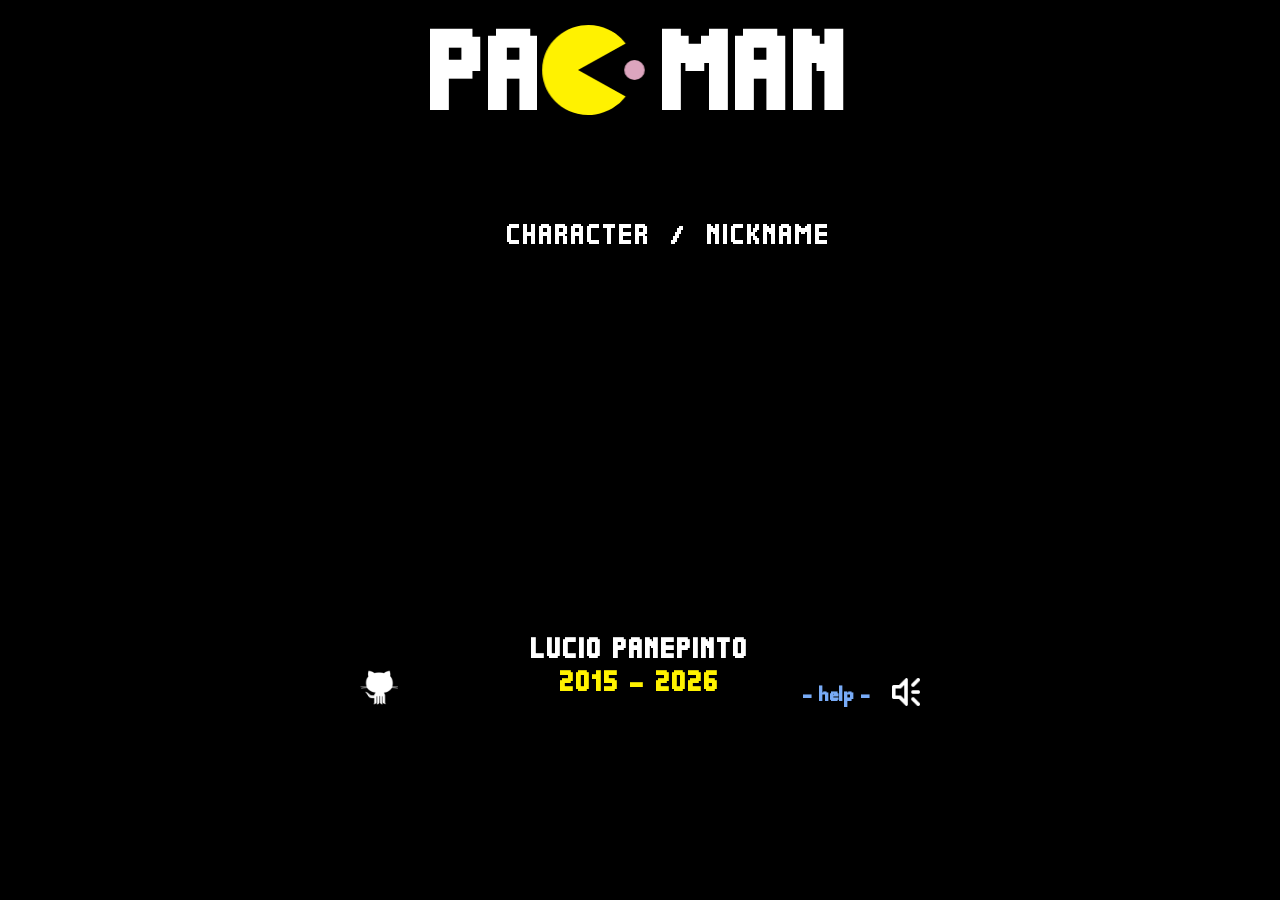
<file: games/pacman-lite/index.html>
<!DOCTYPE html>
<html>
	<head>
		<meta property="og:description" content="Pac-Man game written in HTML5 + CSS3 + jQuery with Canvas. This WebApp is a Responsive Web Design (RWD) website.">
		<meta property="og:title" content="Lucio PANEPINTO - Pac-Man">
		
		<meta name="viewport" content="width=device-width, initial-scale=1, minimum-scale=1, maximum-scale=1, user-scalable=no" />
		<meta name="description" content="Pac-Man game written in HTML5 + CSS3 + jQuery with Canvas. This WebApp is a Responsive Web Design (RWD) website." />
		<meta name="keywords" content="pacman, pac-man, pac-man online, pacman online, online, online games, games, free, puzzle, lucio panepinto, lucio, panepinto, html, html5, css, css3, javascript, jquery, rwd, responsive, responsive web design, responsive web, web design, canvas, draw" />

		<link rel="stylesheet" type="text/css" href="css/pacman.css" />
		<link rel="stylesheet" type="text/css" href="css/pacman-home.css" />
	
		<script type="text/javascript" src="js/jquery.js"></script>
		<!--<script type="text/javascript" src="js/jquery-mobile.js"></script>-->
		<script type="text/javascript" src="js/jquery-buzz.js"></script>
		
		<script type="text/javascript" src="js/game.js"></script>
		<script type="text/javascript" src="js/tools.js"></script>
		<script type="text/javascript" src="js/board.js"></script>
		<script type="text/javascript" src="js/paths.js"></script>
		<script type="text/javascript" src="js/bubbles.js"></script>
		<script type="text/javascript" src="js/fruits.js"></script>
		<script type="text/javascript" src="js/pacman.js"></script>
		<script type="text/javascript" src="js/ghosts.js"></script>
		<script type="text/javascript" src="js/home.js"></script>
		<script type="text/javascript" src="js/sound.js"></script>
		
		<script type="text/javascript">		
			
			function simulateKeyup(code) { 
				var e = jQuery.Event("keyup");
				e.keyCode = code;
				jQuery('body').trigger(e);
			}
			function simulateKeydown(code) { 
				var e = jQuery.Event("keydown");
				e.keyCode = code;
				jQuery('body').trigger(e);
			}
			
			$(document).ready(function() { 
				//$.mobile.loading().hide();
				loadAllSound();
				
				HELP_TIMER = setInterval('blinkHelp()', HELP_DELAY);
				
				initHome();
				
				$(".sound").click(function(e) { 
					e.stopPropagation();
					
					var sound = $(this).attr("data-sound");
					if ( sound === "on" ) { 
						$(".sound").attr("data-sound", "off");
						$(".sound").find("img").attr("src", "img/sound-off.png");
						GROUP_SOUND.mute();
					} else { 
						$(".sound").attr("data-sound", "on");
						$(".sound").find("img").attr("src", "img/sound-on.png");
						GROUP_SOUND.unmute();
					}
				});
				
				$(".help-button, #help").click(function(e) { 
					e.stopPropagation();
					if (!PACMAN_DEAD && !LOCK && !GAMEOVER) { 
						if ( $('#help').css("display") === "none") { 
							$('#help').fadeIn("slow");
							$(".help-button").hide();
							if ( $("#panel").css("display") !== "none") { 
								pauseGame();
							}
						} else { 
							$('#help').fadeOut("slow");
							$(".help-button").show();
						}
					}
				});
				
				$(".github").click(function(e) { 
					e.stopPropagation();
				});
				
				$("#home").on("click touchstart", function(e) { 
					if ( $('#help').css("display") === "none") { 
						e.preventDefault();
						simulateKeydown(13);
					}
				});
				$("#control-up, #control-up-second, #control-up-big").on("mousedown touchstart", function(e) { 
					e.preventDefault();
					simulateKeydown(38);
					simulateKeyup(13);
				});
				$("#control-down, #control-down-second, #control-down-big").on("mousedown touchstart", function(e) { 
					e.preventDefault();
					simulateKeydown(40);
					simulateKeyup(13);
				});
				$("#control-left, #control-left-big").on("mousedown touchstart", function(e) { 
					e.preventDefault();
					simulateKeydown(37);
					simulateKeyup(13);
				});
				$("#control-right, #control-right-big").on("mousedown touchstart", function(e) { 
					e.preventDefault();
					simulateKeydown(39);
					simulateKeyup(13);
				});

				
				$("body").keyup(function(e) { 
					KEYDOWN = false;
				});
				
				$("body").keydown(function(e) { 
				
					if (HOME) { 
						
						initGame(true);
						
					} else { 				
						//if (!KEYDOWN) { 
							KEYDOWN = true;
							if (PACMAN_DEAD && !LOCK) { 
								erasePacman();
								resetPacman();
								drawPacman();
								
								eraseGhosts();
								resetGhosts();
								drawGhosts();
								moveGhosts();
								
								blinkSuperBubbles();
								
							} else if (e.keyCode >= 37 && e.keyCode <= 40 && !PAUSE && !PACMAN_DEAD && !LOCK) { 
								if ( e.keyCode === 39 ) { 
									movePacman(1);
								} else if ( e.keyCode === 40 ) { 
									movePacman(2);
								} else if ( e.keyCode === 37 ) { 
									movePacman(3);
								} else if ( e.keyCode === 38 ) { 
									movePacman(4);
								}
							} else if (e.keyCode === 68 && !PAUSE) { 
								/*if ( $("#canvas-paths").css("display") === "none" ) { 
									$("#canvas-paths").show();
								} else { 
									$("#canvas-paths").hide();
								}*/
							} else if (e.keyCode === 80 && !PACMAN_DEAD && !LOCK) { 
								if (PAUSE) { 
									resumeGame();
								} else { 
									pauseGame();
								}
							} else if (GAMEOVER) { 
								initHome();
							}
						//}
					}
				});
			});
		</script>
	
		<title>Lucio PANEPINTO - Pac-Man</title>
	</head>
		
	<body>
	
		<div id="sound"></div>
	
		<div id="help">
			<h2>Help</h2>
			<table align="center" border="0" cellPadding="2" cellSpacing="0">
				<tbody>
					<tr><td>Arrow Left : </td><td>Move Left</td></tr>
					<tr><td>Arrow Right : </td><td>Move Right</td></tr>
					<tr><td>Arrow Down : </td><td>Move Down</td></tr>
					<tr><td>Arrow Up : </td><td>Move Up</td></tr>
					<tr><td colspan="2">&nbsp;</td></tr>
					<tr><td>P : </td><td>PAUSE</td></tr>
				</tbody>
			</table>
		</div>
	
		<div id="home">
			<h1>pac-man</h1>
			<h3>Lucio PANEPINTO<br><em>2015</em></h3>
			<canvas id="canvas-home-title-pacman"></canvas>
			<div id="presentation">
				<div id="presentation-titles">character &nbsp;/&nbsp; nickname</div>
				<canvas id="canvas-presentation-blinky"></canvas><div id="presentation-character-blinky">- shadow</div><div id="presentation-name-blinky">"blinky"</div>
				<canvas id="canvas-presentation-pinky"></canvas><div id="presentation-character-pinky">- speedy</div><div id="presentation-name-pinky">"pinky"</div>
				<canvas id="canvas-presentation-inky"></canvas><div id="presentation-character-inky">- bashful</div><div id="presentation-name-inky">"inky"</div>
				<canvas id="canvas-presentation-clyde"></canvas><div id="presentation-character-clyde">- pokey</div><div id="presentation-name-clyde">"clyde"</div>
			</div>
			<canvas id="trailer"></canvas>
			<div class="help-button">- help -</div>
			<a class="sound" href="javascript:void(0);" data-sound="on"><img src="img/sound-on.png" alt="" border="0"></a>
			<a class="github" target="_blank" href="https://github.com/luciopanepinto/pacman"><img src="img/github.png" alt="GitHub - Lucio PANEPINTO - Pac-Man"></a>
		</div>
	
		<div id="panel">
			<h1>pac-man</h1>
			<canvas id="canvas-panel-title-pacman"></canvas>
			<div id="score"><h2>1UP</h2><span>00</span></div>
			<div id="highscore"><h2>High Score</h2><span>00</span></div>
			<div id="board">
				<canvas id="canvas-board"></canvas>
				<canvas id="canvas-paths"></canvas>
				<canvas id="canvas-bubbles"></canvas>
				<canvas id="canvas-fruits"></canvas>
				<canvas id="canvas-pacman"></canvas>
				<canvas id="canvas-ghost-blinky"></canvas>
				<canvas id="canvas-ghost-pinky"></canvas>
				<canvas id="canvas-ghost-inky"></canvas>
				<canvas id="canvas-ghost-clyde"></canvas>
				<div id="control-up-big"></div>
				<div id="control-down-big"></div>
				<div id="control-left-big"></div>
				<div id="control-right-big"></div>
			</div>
			<div id="control">
				<div id="control-up"></div>
				<div id="control-up-second"></div>
				<div id="control-down"></div> 
				<div id="control-down-second"></div>
				<div id="control-left"></div>
				<div id="control-right"></div>
			</div>
			<canvas id="canvas-lifes"></canvas>
			<canvas id="canvas-level-fruits"></canvas>
			<div id="message"></div>
			<div class="help-button">- help -</div>
			<a class="sound" href="javascript:void(0);" data-sound="on"><img src="img/sound-on.png" alt="" border="0"></a>
		</div>
	
	</body>
	
</html>
</file>
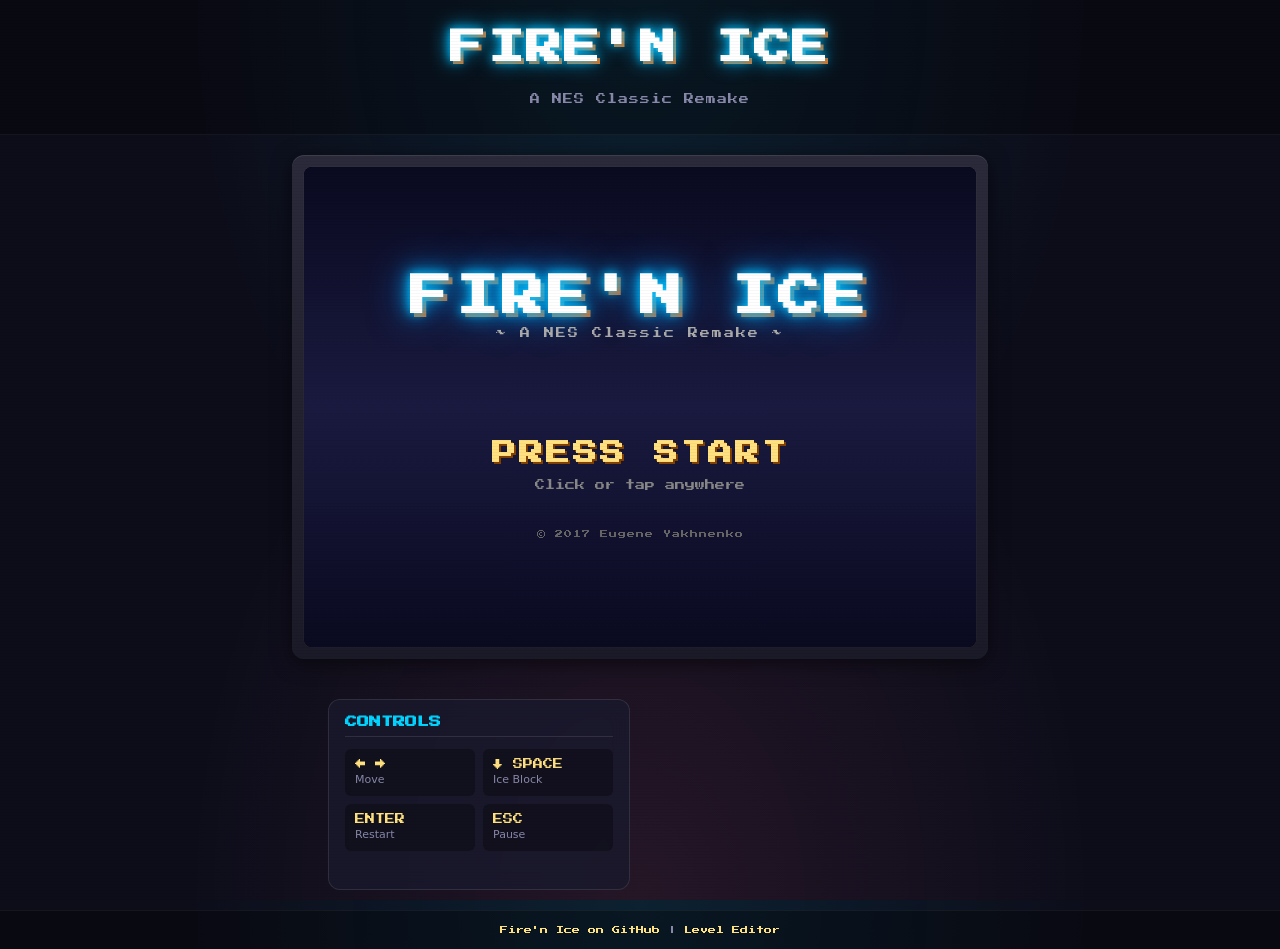
<file: games/fire-n-ice/docs/index.html>
<!DOCTYPE html>
<html lang="en">

<head>
  <meta charset="UTF-8">
  <title>Fire 'n Ice - NES Classic Remake</title>
  <meta name="viewport" content="width=device-width, initial-scale=1.0, maximum-scale=1.0, user-scalable=no">
  <meta name="description"
    content="Fire 'n Ice is a remake of the classic NES puzzle-platformer game, also known as Solomon's Key 2">
  <meta property="og:title" content="Fire 'n Ice - NES Classic Remake">
  <meta property="og:description"
    content="Fire 'n Ice is a remake of the classic NES puzzle-platformer game, also known as Solomon's Key 2">
  <meta property="og:image" content="https://eugenioenko.github.io/fire-n-ice/images/thumbnail.png">
  <link rel="icon" type="image/png" sizes="32x32" href="./images/favicon-32x32.png">
  <link rel="icon" type="image/png" sizes="16x16" href="./images/favicon-16x16.png">
  <link rel="stylesheet" type="text/css" href="./css/styles.css">
  <link rel="preconnect" href="https://fonts.googleapis.com">
  <link rel="preconnect" href="https://fonts.gstatic.com" crossorigin>
  <link href="https://fonts.googleapis.com/css2?family=Press+Start+2P&display=swap" rel="stylesheet">
  <script src="./scripts/firenice.min.js"></script>
  <script src="./scripts/app.js"></script>
</head>

<body class="game-body">
  <!-- Header -->
  <header class="game-header">
    <h1 class="game-logo">FIRE'N ICE</h1>
    <p class="game-tagline">
      A NES Classic Remake
    </p>
  </header>

  <!-- Game Canvas -->
  <div class="game-wrapper">
    <div class="arcade-cabinet">
      <div class="arcade-bezel">
        <canvas id="canvas" height="480" width="672"></canvas>
        <div id="loader">
          <div class="intro-content">
            <div class="intro-title">FIRE'N ICE</div>
            <div class="intro-subtitle">~ A NES Classic Remake ~</div>
            <div class="intro-decoration">&nbsp;</div>
            <div class="intro-start">PRESS START</div>
            <div class="intro-hint">Click or tap anywhere</div>
            <div class="intro-credit">© 2017 Eugene Yakhnenko</div>
          </div>
        </div>
      </div>
    </div>
  </div>

  <!-- Mobile Controls -->
  <div class="mobile-controls mobile-only">
    <!-- D-Pad -->
    <div class="dpad-container">
      <div class="dpad">
        <button class="dpad-btn dpad-up" id="btn_up" aria-label="Move Up">
          <svg viewBox="0 0 24 24">
            <path d="M12 4l-8 8h16z" />
          </svg>
        </button>
        <button class="dpad-btn dpad-left" id="btn_left" aria-label="Move Left">
          <svg viewBox="0 0 24 24">
            <path d="M4 12l8-8v16z" />
          </svg>
        </button>
        <div class="dpad-center"></div>
        <button class="dpad-btn dpad-right" id="btn_right" aria-label="Move Right">
          <svg viewBox="0 0 24 24">
            <path d="M20 12l-8 8V4z" />
          </svg>
        </button>
        <button class="dpad-btn dpad-down" id="btn_down" aria-label="Move Down">
          <svg viewBox="0 0 24 24">
            <path d="M12 20l8-8H4z" />
          </svg>
        </button>
      </div>
    </div>

    <!-- Action Buttons -->
    <div class="action-buttons">
      <button class="action-btn ice-btn" id="btn_action" aria-label="Create Ice Block">
        ICE
      </button>
      <button class="action-btn restart-btn" id="btn_select" aria-label="Restart Level">
        ↺
      </button>
    </div>
  </div>

  <!-- Info Section -->
  <section class="info-section">
    <!-- Controls -->
    <div class="info-card desktop-only">
      <h3>CONTROLS</h3>
      <div class="controls-grid">
        <div class="control-item">
          <span class="control-key">← →</span>
          <span class="control-desc">Move</span>
        </div>
        <div class="control-item">
          <span class="control-key">↓ SPACE</span>
          <span class="control-desc">Ice Block</span>
        </div>
        <div class="control-item">
          <span class="control-key">ENTER</span>
          <span class="control-desc">Restart</span>
        </div>
        <div class="control-item">
          <span class="control-key">ESC</span>
          <span class="control-desc">Pause</span>
        </div>
      </div>
    </div>

    <!-- Level Select -->
    <div class="info-card" id="level-selector" style="opacity: 0">
      <h3>LEVEL SELECT</h3>
      <div id="lvl-select" class="level-grid"></div>
    </div>
  </section>

  <!-- Footer -->
  <footer class="game-footer">
    <p>
      <a href="https://github.com/eugenioenko/fire-n-ice" target="_blank" rel="noopener">
        Fire'n Ice on GitHub
      </a>
      | <a href="editor.html">Level Editor</a>
    </p>
  </footer>

  <!-- Hidden preload assets -->
  <div class="hidden">
    <img src="images/tilemap.png" alt="">
    <img src="images/ice.png" alt="">
    <img src="images/jar.png" alt="">
    <img src="images/fire.png" alt="">
    <img src="images/dona.png" alt="">
    <img src="images/intro.png" alt="">
    <img src="images/metal.png" alt="">
    <img src="images/teleport.png" alt="">
    <img src="images/frozen.png" alt="">
    <audio preload="auto" id="sfx-ice-push" src="sounds/sfx-ice-push.mp3"></audio>
    <audio preload="auto" id="sfx-fire-off" src="sounds/sfx-fire-off.mp3"></audio>
    <audio preload="auto" id="sfx-falling" src="sounds/sfx-falling.mp3"></audio>
    <audio preload="auto" id="sfx-new-ice" src="sounds/sfx-new-ice.mp3"></audio>
    <audio preload="auto" id="sfx-climb" src="sounds/sfx-climb.mp3"></audio>
    <audio preload="auto" id="sfx-ice-collision" src="sounds/sfx-ice-collision.mp3"></audio>
    <audio preload="auto" id="sfx-stage-enter" src="sounds/sfx-stage-enter.mp3"></audio>
    <audio preload="auto" id="sfx-danger" src="sounds/sfx-danger.mp3"></audio>
    <audio preload="auto" id="sfx-ice-remove" src="sounds/sfx-ice-remove.mp3"></audio>
    <audio preload="auto" id="sfx-state-leave" src="sounds/sfx-state-leave.mp3"></audio>
    <audio preload="auto" id="sfx-disabled" src="sounds/sfx-disabled.mp3"></audio>
    <audio preload="auto" id="sfx-fall" src="sounds/sfx-fall.mp3"></audio>
    <audio preload="auto" id="sfx-music-sparks" src="music/sparks.mp3"></audio>
  </div>

  <!-- Level buttons script -->
  <script>
    (function () {
      const select = document.getElementById('lvl-select');
      const levels = 30;
      let html = '';
      for (let i = 0; i <= levels; i++) {
        html += '<button class="lvl" lvl="' + i + '">' + (i + 1) + '</button>';
      }
      select.innerHTML = html;
    })();
  </script>
</body>

</html>
</file>
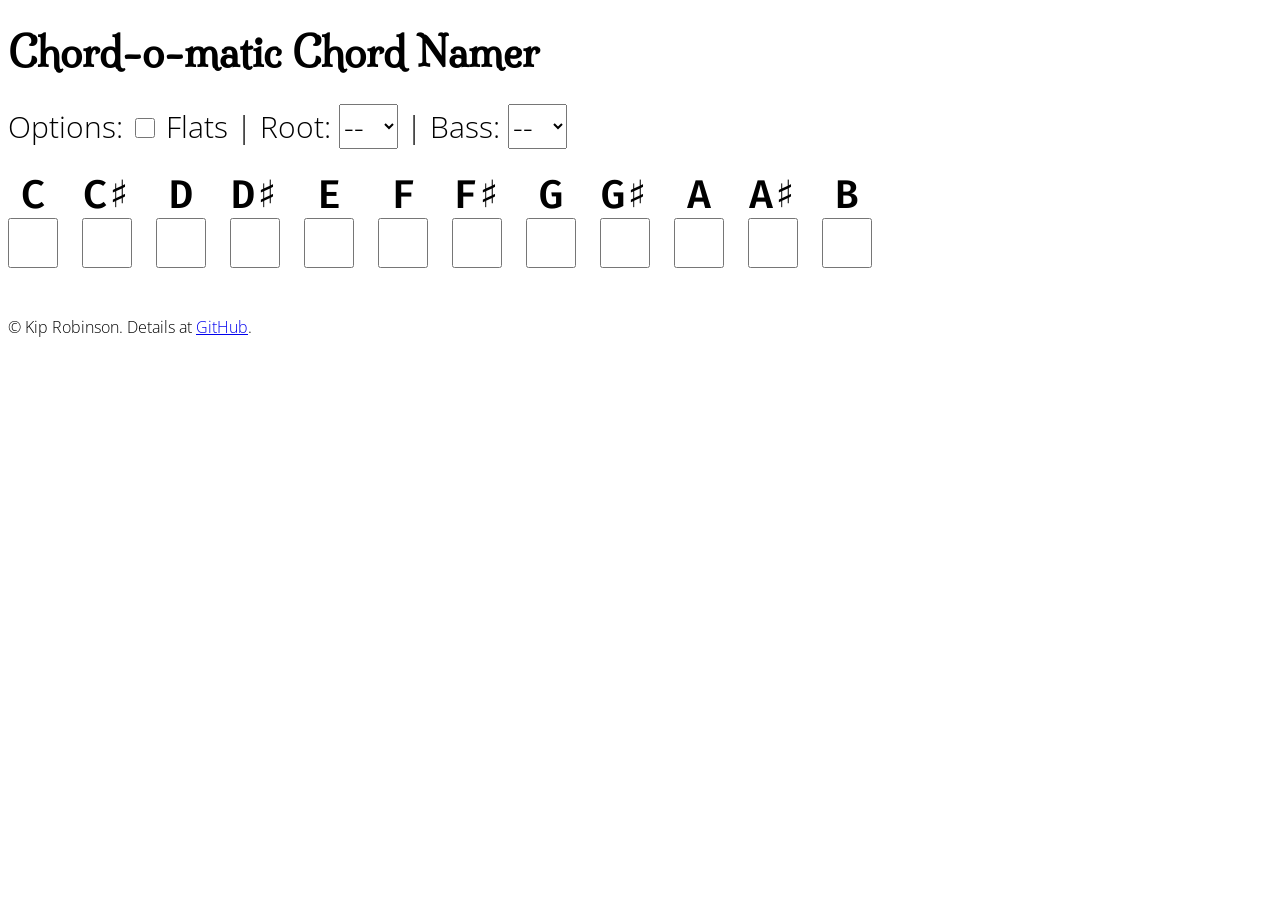
<file: games/chordomatic/app/chord-namer.html>
<!DOCTYPE html>
<html>
<head>
<link rel="shortcut icon" href="img/favicon.png" type="image/png">
<link rel="icon" href="img/favicon.png" type="image/png">
<title>Chord-o-matic Chord Namer</title>
<script src="https://ajax.googleapis.com/ajax/libs/jquery/3.2.1/jquery.min.js"></script>
<script src="chord-namer.js"></script>
<link rel="preconnect" href="https://fonts.googleapis.com" />
<link rel="preconnect" href="https://fonts.gstatic.com" crossorigin />
<link href="https://fonts.googleapis.com/css2?family=Milonga&family=Fira+Code:wght@400;600&family=Open+Sans:ital,wght@0,300;0,700;1,300;1,700&display=block" rel="stylesheet" />
<script>
  $(function() {
    const audioPitches = 'E2 F2 Gb2 G2 Ab2 A2 Bb2 B2 C3 Db3 D3 Eb3 E3 F3 Gb3 G3 Ab3 A3 Bb3 B3 C4 Db4 D4 Eb4'.split(/ /).map(n => new Pitch(n));
    
    const options = {useFlats:false, unicodeAccidentals:true};
    $('#notes,#root,#bass').on('change', function() {
      options.useFlats = $('#useFlats')[0].checked;
      
      var notes = [];
      $('#notes .note input:checked').each(function(){ notes.push(new Note(this.id)) });
      
      if(notes.length == 0) {
        $('#output').text('');
        return;
      }
      
      var rootNote = $('#root').val();
      if(rootNote === '')
        rootNote = null;
      else
        rootNote = new Note(rootNote);
      
      var bassNote = $('#bass').val();
      if(bassNote === '')
        bassNote = null;
      else
        bassNote = new Note(bassNote);
      
      var chord = new Chord(notes);
      var names = chord.getNames(options, rootNote, bassNote);
      
      const $output = $('#output');
      $output.empty();
      names.forEach(function(nameInfo) {
        let details = '';
        
        details += `Root=${nameInfo.notes[0].note.getName(options)}  =>  ${nameInfo.name}\n`;
        details += `  Score: ${nameInfo.score}\n`;
        details += `  Intervals found:\n`;
        nameInfo.notes.forEach((note)=> details += `    ${note.interval}: ${note.note.getName(options)}\n`);
        
        details += `  Reason for name:\n`;
        nameInfo.verbose.forEach((s)=> details += `    ${s}\n`);
        
        $output.append($('<button class="play-chord" />').text('\u25B6\uFE0F').data('pitches', getPitchesToPlay(nameInfo, bassNote)));
        $output.append($('<div class="chord-details" />').text(details));
      });
    });
    
    $('#useFlats').on('change', function() {
      options.useFlats = this.checked;
      $('#notes .note label, #options #root>option, #options #bass>option').each(function() {
        var $this = $(this);
        var name = $this.text().trim();
        if(name !== '--')
          $this.text(new Note($this.text().trim()).getName(options));
      });
      $('#notes').trigger('change');
    });
    
    $('#output').on('click', '.play-chord', function(e) {
      $('#audio > audio').each(function() { this.pause(); this.currentTime=0;})
      const delay = 40;
      const pitches = $(this).data('pitches').split(/ /);
      for(let i = 0; i < pitches.length; i++)
        setTimeout(()=>{$(`#audio-${pitches[i]}`)[0].play()}, delay * i);
    });
    
    function getPitchesToPlay(chordNameInfo, bassNote) {
      if(!bassNote)
        bassNote = chordNameInfo.notes[0].note; //if no bass note, use root as bass note
      
      let bassPitchIdx = audioPitches.findIndex(p => p.getNote().equals(bassNote));
      let availablePictches = audioPitches.filter((p,i) => bassPitchIdx <= i && i < bassPitchIdx + 12);
      
      let pitches = [];
      chordNameInfo.notes.forEach(note => pitches.push(availablePictches.find(pitch => pitch.getNote().equals(note.note))));
      pitches.sort((a,b)=>a.compareTo(b));
      return pitches.map(p => p.getName({useFlats:true, unicodeAccidentals:false})).join(' ');
    }
  });
</script>
<style>
body {
  font-family: 'Open Sans',sans-serif;
  font-weight: 300;
}

input,textarea,select,button {
  font-family:inherit;
  font-size:inherit;
  font-weight:inherit;
}

#title {
  font-family: 'Milonga',sans-serif;
  font-size: 2.5em;
  font-weight: 700;
}
#options {
  font-size: 30px;
}
#options input[type=checkbox] {
  height: 20px;
  width: 20px;
  margin-bottom: 30px;
}
#notes {
  font-family: "Fira Code",monospace,sans-serif;
  font-weight: 600;
  font-size: 40px;
}
#notes .note {
  display: inline-block;
  width: 50px;
  height: 100px;
}
#notes .note label, #notes .note input {
  display: block;
  text-align: center;
  width: 100%;
  height: 50%;
  border: 0;
  padding: 0;
  margin: 0;
  cursor: pointer;
}
#output {
  font-family: "Fira Code",monospace,sans-serif;
  font-weight:  400;
  white-space: pre;
  margin-top: 1.0em;
}
#output .play-chord {
  cursor: pointer;
}
#output .chord-details {
  margin-bottom: 2.0em;
}
#audio {
  display: none;
}
#copyright {
  margin-top: 3.0em;
}
</style>
</head>
<body>
<h1 id="title">Chord-o-matic Chord Namer</h1>

<div id="options">
  Options: <input type="checkbox" id="useFlats" /> <label for="useFlats">Flats</label>
  |
  Root:
  <select id="root">
    <option value="">--</option>
    <option value="C" >C</option>
    <option value="C#">C&sharp;</option>
    <option value="D" >D</option>
    <option value="D#">D&sharp;</option>
    <option value="E" >E</option>
    <option value="F" >F</option>
    <option value="F#">F&sharp;</option>
    <option value="G" >G</option>
    <option value="G#">G&sharp;</option>
    <option value="A" >A</option>
    <option value="A#">A&sharp;</option>
    <option value="B" >B</option>
  </select>
  |
  Bass:
  <select id="bass">
    <option value="">--</option>
    <option value="C" >C</option>
    <option value="C#">C&sharp;</option>
    <option value="D" >D</option>
    <option value="D#">D&sharp;</option>
    <option value="E" >E</option>
    <option value="F" >F</option>
    <option value="F#">F&sharp;</option>
    <option value="G" >G</option>
    <option value="G#">G&sharp;</option>
    <option value="A" >A</option>
    <option value="A#">A&sharp;</option>
    <option value="B" >B</option>
  </select>
</div>

<div id="notes">
  <div class="note"><label for="C" >C       </label><input type="checkbox" id="C"  /></div>
  <div class="note"><label for="C#">C&sharp;</label><input type="checkbox" id="C#" /></div>
  <div class="note"><label for="D" >D       </label><input type="checkbox" id="D"  /></div>
  <div class="note"><label for="D#">D&sharp;</label><input type="checkbox" id="D#" /></div>
  <div class="note"><label for="E" >E       </label><input type="checkbox" id="E"  /></div>
  <div class="note"><label for="F" >F       </label><input type="checkbox" id="F"  /></div>
  <div class="note"><label for="F#">F&sharp;</label><input type="checkbox" id="F#" /></div>
  <div class="note"><label for="G" >G       </label><input type="checkbox" id="G"  /></div>
  <div class="note"><label for="G#">G&sharp;</label><input type="checkbox" id="G#" /></div>
  <div class="note"><label for="A" >A       </label><input type="checkbox" id="A"  /></div>
  <div class="note"><label for="A#">A&sharp;</label><input type="checkbox" id="A#" /></div>
  <div class="note"><label for="B" >B       </label><input type="checkbox" id="B"  /></div>
</div>


<div id="output"></div>

<div id="copyright">&copy; Kip Robinson. Details at <a href="https://github.com/kiprobinson/chordomatic">GitHub</a>.</div>
<div id="audio">
  <audio id="audio-E2"  preload="" src="audio/E2/00.mp3"></audio>
  <audio id="audio-F2"  preload="" src="audio/E2/01.mp3"></audio>
  <audio id="audio-Gb2" preload="" src="audio/E2/02.mp3"></audio>
  <audio id="audio-G2"  preload="" src="audio/E2/03.mp3"></audio>
  <audio id="audio-Ab2" preload="" src="audio/E2/04.mp3"></audio>
  <audio id="audio-A2"  preload="" src="audio/A2/00.mp3"></audio>
  <audio id="audio-Bb2" preload="" src="audio/A2/01.mp3"></audio>
  <audio id="audio-B2"  preload="" src="audio/A2/02.mp3"></audio>
  <audio id="audio-C3"  preload="" src="audio/A2/03.mp3"></audio>
  <audio id="audio-Db3" preload="" src="audio/A2/04.mp3"></audio>
  <audio id="audio-D3"  preload="" src="audio/D3/00.mp3"></audio>
  <audio id="audio-Eb3" preload="" src="audio/D3/01.mp3"></audio>
  <audio id="audio-E3"  preload="" src="audio/D3/02.mp3"></audio>
  <audio id="audio-F3"  preload="" src="audio/D3/03.mp3"></audio>
  <audio id="audio-Gb3" preload="" src="audio/D3/04.mp3"></audio>
  <audio id="audio-G3"  preload="" src="audio/G3/00.mp3"></audio>
  <audio id="audio-Ab3" preload="" src="audio/G3/01.mp3"></audio>
  <audio id="audio-A3"  preload="" src="audio/G3/02.mp3"></audio>
  <audio id="audio-Bb3" preload="" src="audio/G3/03.mp3"></audio>
  <audio id="audio-B3"  preload="" src="audio/B3/00.mp3"></audio>
  <audio id="audio-C4"  preload="" src="audio/B3/01.mp3"></audio>
  <audio id="audio-Db4" preload="" src="audio/B3/02.mp3"></audio>
  <audio id="audio-D4"  preload="" src="audio/B3/03.mp3"></audio>
  <audio id="audio-Eb4" preload="" src="audio/B3/04.mp3"></audio>
</div>
</body>
</html>
</file>
<file: assets/theme.css>
:root{
  --bg:#050506;
  --surface:#0e0e11;
  --surface-2:#17171a;
  --border:#232228;
  --text:#eceaf0;
  --text-dim:#8b8891;
  --accent:#ff4d4d;
  --accent-dim:#3a1414;
  --good:#2ecc71;
  --mono: ui-monospace, "SF Mono", "Cascadia Code", Consolas, monospace;
  --sans: -apple-system, BlinkMacSystemFont, "Segoe UI", "Helvetica Neue", Arial, sans-serif;
}
*{box-sizing:border-box;margin:0;padding:0;}
html{scroll-behavior:smooth;}
body{
  background:var(--bg);
  color:var(--text);
  font-family:var(--sans);
  line-height:1.5;
  -webkit-font-smoothing:antialiased;
  min-height:100vh;
}
a{color:inherit;text-decoration:none;}
::selection{background:var(--accent);color:#0a0a0a;}
:focus-visible{outline:2px solid var(--accent);outline-offset:2px;}

.game-header{
  position:sticky;top:0;z-index:20;
  background:rgba(5,5,6,0.9);
  backdrop-filter:blur(8px);
  border-bottom:1px solid var(--border);
  display:flex;align-items:center;justify-content:space-between;
  padding:14px 20px;
  gap:12px;
  flex-wrap:wrap;
}
.back-link{
  font-size:0.85rem;
  color:var(--text-dim);
  display:flex;align-items:center;gap:6px;
}
.back-link:hover{color:var(--text);}
.game-title{font-weight:700;font-size:1rem;letter-spacing:-0.01em;}
.game-status{
  font-family:var(--mono);
  font-size:0.82rem;
  color:var(--text-dim);
  display:flex;gap:16px;
}
.game-status b{color:var(--text);}

.game-wrap{
  max-width:640px;
  margin:0 auto;
  padding:32px 20px 60px;
  display:flex;
  flex-direction:column;
  align-items:center;
  gap:18px;
  text-align:center;
}

canvas{
  background:var(--surface);
  border:1px solid var(--border);
  border-radius:12px;
  max-width:100%;
  touch-action:none;
}

.btn{
  font-family:var(--sans);
  font-size:0.88rem;
  font-weight:600;
  padding:9px 18px;
  border-radius:8px;
  border:1px solid var(--border);
  background:var(--surface);
  color:var(--text);
  cursor:pointer;
}
.btn:hover{border-color:var(--accent);color:var(--accent);}
.btn.primary{
  background:var(--accent);
  border-color:var(--accent);
  color:#0a0a0a;
}
.btn.primary:hover{opacity:0.9;color:#0a0a0a;}

.hint{
  color:var(--text-dim);
  font-size:0.82rem;
  max-width:44ch;
}

.overlay{
  position:fixed;inset:0;
  background:rgba(5,5,6,0.85);
  backdrop-filter:blur(4px);
  display:none;
  align-items:center;justify-content:center;
  z-index:50;
  padding:20px;
}
.overlay.show{display:flex;}
.overlay-box{
  background:var(--surface);
  border:1px solid var(--border);
  border-radius:12px;
  padding:28px 32px;
  text-align:center;
  max-width:320px;
}
.overlay-box h2{font-size:1.3rem;margin-bottom:8px;}
.overlay-box p{color:var(--text-dim);font-size:0.9rem;margin-bottom:18px;}

@media (prefers-reduced-motion: reduce){
  html{scroll-behavior:auto;}
}
</file>
<file: games/clumsy-bird/index.css>
body {
  background-color: #0099cc;
  color: #fff;

  /* Allow mouse dragging. */
  -moz-user-select: none;
  -ms-user-select: none;
  -o-user-select: none;
  -webkit-user-select: none;
  user-select: none;

  /* disable touch panning/zooming */
  -ms-touch-action: none;
  touch-action: none;

  /* Allow canvas to hit the edges of the browser viewport. */
  margin: 0;
}

#screen canvas {
  margin: auto;
  /* Hide the gap for font descenders. */
  display: block;

  /* disable scaling interpolation */
  image-rendering: optimizeSpeed;
  image-rendering: -moz-crisp-edges;
  image-rendering: -o-crisp-edges;
  image-rendering: -webkit-optimize-contrast;
  image-rendering: optimize-contrast;
  -ms-interpolation-mode: nearest-neighbor;
}

#share {
  margin: 10px auto;
  text-align: center;
}

#share .fb-share-button iframe {
  margin-top: -4px;
}

@font-face {
  font-family: 'gamefont';
  src: url('data/css/gamefont.eot');
  src: url('data/css/gamefont.eot?#iefix') format('embedded-opentype'),
     url('data/css/gamefont.woff') format('woff'),
     url('data/css/gamefont.ttf') format('truetype'),
     url('data/css/gamefont.svg#gamefont') format('svg');
  font-weight: normal;
  font-style: normal;
}

.google {
  position: absolute;
  left:23%;
}
</file>
<file: games/hextris-lite/style/style.css>
* {
	-webkit-touch-callout:none;
	-webkit-user-select:none;
	-khtml-user-select:none;
	-moz-user-select:none;
	-ms-user-select:none;
	user-select:none;
	padding:0;
	margin:0;
	-webkit-tap-highlight-color:rgba(0,0,0,0);
}
#HIGHSCORE {
	position:absolute;
	left:50%;
	width:250px;
	overflow:visible;
	margin-left:-175px;
	font-family:Exo;

}
#container {
	color:#232323;
	position:absolute;
	left:50%;
	top:calc(50%);
	text-align:center;
	transform:translate(-50%, -50%);
	font-family:Exo;
	-webkit-transform:translate(-50%, -50%);
	-moz-transform:translate(-50%, -50%);
	-ms-transform:translate(-50%, -50%);
    display:none;
}
@media only screen and (min-device-width:320px) and (max-device-width:480px) {
	.tweet{
		font-size:1rem;
	}
}
a {
	color:#232323;
}
.navbar {
	width:80%;
	margin:0 auto;
	padding:2.5vmin 0;
	text-align:center;
}
.navbar li {
	display:inline-block;
	text-align:center;
	width:calc(33% - 1.25vmin);
}
#title {
	color:#ecf0f1;
	font-size:6vmin;
}
#score {
	font-size:4vmin;
	text-align:center;
	width:30%;
}
#highscores {
	text-align:center;
	list-style:none;
}
.not-visible {
	display:none;
}
button {
	color:#ecf0f1;
	background-color:rgba(0,0,0,0);
	border:0;
}
button:focus {
	outline:0;
}
#openSideBar {
	position:fixed;
	margin-top:6px;
	width:72px;
	height:72px;
	margin-left:11px;
	z-index:3003;
	color:#232323;
	cursor:pointer;
	top:0;
	left:0;
}
#pauseBtn {
	display:none;
	position:fixed;
	margin-bottom:7px;
	width:72px;
	height:72px;
	margin-right:11px;
	z-index:3000;
	color:#232323;
	cursor:pointer;
	right:0;
	bottom:0;
	z-index:99;
}
#restartBtn {
	display:none;
	position:fixed;
	margin-bottom:7px;
	width:72px;
	height:72px;
	margin-left:11px;
	z-index:3000;
	color:#232323;
	cursor:pointer;
	bottom:0;
	z-index:99;
}
#startBtn {
	position:absolute;
	left:40%;
	top:38%;
	height:25%;
	width:25%;
	z-index:99999999;
	cursor:pointer;
}
#helpScreen {
	height:100%;
	width:100%;
	z-index:3001;
	position:fixed;
	top:0;
	margin:0;
	font-size:15px;
	text-align:center;
	display:none;
	color:#232323;
	background-color:rgba(236,240,241,1);
}
#colorBlindBtn {
	position:absolute;
	width:120px;
	height:20px;
	z-index:9999;
	left:47%;
	top:65%;
	font-size:15px;
	text-align:center;
	color:#232323;
	cursor:pointer;
}
#inst_main_body {
	padding:0px;
	font-size:1.2em;
	left:50%;
	top:50%;
	position: absolute;
	text-align:left;
	max-width:400px;
	/*margin-top:30px;*/
	transform:translate(-50%, -50%);
	-webkit-transform:translate(-50%, -50%);
	-moz-transform:translate(-50%, -50%);
	-ms-transform:translate(-50%, -50%);
}
#inst_main_body > a {
	font-weight:bold;
}
#inst_main_body > hr {
	width:100%;
	color:#232323;
	background-color:#232323;
	height:1px;
	border:0;
}
#inst_main_body > p {
	margin-bottom:15px;
}
#instructions_head {
	text-align:center;
	font-size:1.5em;
	padding-bottom:4px;
}

#highScoreInGameTextHeader {
	color: #bdc3c7;
	width:100%;
}
#highScoreInGameText {
	position: absolute;
	top:10px;
	text-align: center;
	width:200px;
	left:50%;
	margin-left:-100px;
}
#currentHighScore {
	color: #2c3e50;
	width:100%;
	margin-top: -5px;
	font-size:2em;
}
@media only screen and (max-device-width:480px) {
	#helpScreen {
		position:fixed;
		top:2px;
		padding-top:20px;
		margin:0;
		width:100%;
		height:100%;
		font-size:13px;
		text-align:center;
	}
	#inst_main_body {
		width:calc(100% - 70px);
		transform:translate(-50%, -50%);
		-webkit-transform:translate(-50%, -50%);
		-moz-transform:translate(-50%, -50%);
		-ms-transform:translate(-50%, -50%);
	}
	#instructions_head {
		padding-left:0%;
	}
	#openSideBar{
		width:60px;
		height:60px;
	}
	#pauseBtn {
		width:60px;
		height:60px;
	}
	#restartBtn {
		width:60px;
		height:60px;
	}
}
.overlay {
	position:absolute;
	height:20%;
	width:100%;
	left:50%;
	top:50%;
	margin-left:-50%;
	margin-top:-10%;
	z-index:3000;
	color:#232323;
	text-align:center;
}
.helpText {
	z-index:3001;
}
.centeredHeader {
	font-size:5vw; 
	text-align:center;
	line-height:4rem;
}
.centeredSubHeader {
	font-size:2.2rem; 
	line-height:1em;
	text-align:center;
}
.centeredSubSubHeader {
	font-size:1.4rem; 
	text-align:center;
}
#buttonCont {
	position:absolute; 
	left:50%;
	width:310px;
	margin-left:-8px;
	transform:translate(-50%, 0%);
	-webkit-transform:translate(-50%, 0%);
	-moz-transform:translate(-50%, 0%);
	-ms-transform:translate(-50%, 0%);
}
@media only screen and (orientation:landscape) {
	#buttonCont {
		bottom:calc(50vh - 19vh - 36px);
	}
	#container {
		top:calc(50vh - 11vh);
	}
}
@media only screen and (orientation:portrait) {
	#buttonCont {
		bottom:calc(50vh - 19vw - 36px);
	}
	#container {
		top:calc(50vh - 11vw);
	}
}
@media only screen and (min-device-width:320px) and (max-device-width:600px) {
	.centeredHeader {
		font-size:2rem; 
		text-align:center;
		line-height:0.6rem;
	}

	.centeredSubHeader {
		font-size:1rem; 
		text-align:center;
	}

	.overlay {
		margin-top:-20%;
	}

	#buttonCont {
		width:280px;
	}

	@media only screen and (orientation:landscape) {
		#buttonCont {
			bottom:119px;
		}
	}

	@media only screen and (orientation:portrait) {
		#buttonCont {
			bottom:119px;
		}
	}
}
.blur {
	opacity:0.1;
}
* {
	padding:0;
	margin:0;
}
body {
	color:#ecf0f1;
	font-family:'Exo', sans-serif;
	background-color:#ecf0f1;
}
#clickToExit {
	cursor:pointer;
}
#canvas {
	transition:all 0.5s ease;
	position:absolute;
	left:0;
	right:0;
	height:100%;
	width:100%;
	background-color:#ecf0f1;
	z-index:0;
}
#title {
	z-index:99;
	margin-top:20px;
	color:#2c3e50;
}
#gameoverscreen {
	/*display:none;*/
}
#restart{
	display:none;
	cursor:pointer !important;
	margin:0;
	padding:0;
	bottom:15px;
	position:absolute;
	left:calc(50% - 124px);
	transform:translate(-50%, 0%);
	-webkit-transform:translate(-50%, 0%);
	-moz-transform:translate(-50%, 0%);
	-ms-transform:translate(-50%, 0%);
	margin-bottom:-3.5px;
}
.unselectable {
	-webkit-touch-callout:none;
	-webkit-user-select:none;
	-khtml-user-select:none;
	-moz-user-select:none;
	-ms-user-select:none;
	user-select:none;
}
#afterhr {
	margin:0;
	padding:0;
	margin-bottom:-10px;
	padding-bottom:-10px;
}
body {
	overflow:hidden;
}
#gameoverscreen {
	padding:8px;
}
@font-face {
	font-family:Exo;
	font-weight:light;
	src:url("./fonts/Exo2-ExtraLight.otf") format("opentype");
}
@font-face {
	font-family:Exo;
	src:url("./fonts/Exo2-Regular.otf") format("opentype");
}
@font-face {
	font-family:Exo;
	font-weight:bold;
	src:url("./fonts/Exo2-SemiBold.otf") format("opentype");
}
.GOTitle {
	font-weight:bold;
	font-size:24.2000px;
}
.scoreNum {
	font-weight:normal ! important;
}
#cScore {
	font-size:60.5000px;
	font-weight:light;
	margin-bottom:5px;
	margin-top:-10px;
}
#highScoresTitle {
	margin-bottom:2px;
}
.score {
	font-weight:light;
	line-height:18px;
}
#bottomContainer {
	position:absolute;
	width:100%;
	bottom:0px;
}
#androidBadge {
	position:absolute;
	height:41px;
	margin-top:5px;
	left:calc(50% - 66px);
	transform:translate(calc(-50% - 4px), -1px);
	-webkit-transform:translate(calc(-50% - 4px), -1px);
	-moz-transform:translate(calc(-50% - 4px), -1px);
	-ms-transform:translate(calc(-50% - 4px), -1px);
}
#iOSBadge {
	margin-top:5px;
	position:absolute;
	left:calc(50% + 65px);
	transform:translate(calc(-50% - 4px), 0%);
	-webkit-transform:translate(calc(-50% - 4px), 0%);
	-moz-transform:translate(calc(-50% - 4px), 0%);
	-ms-transform:translate(calc(-50% - 4px), 0%);
}
#authors {
	position:absolute;
	width:200px;
	bottom:0px;
	left:50%;
	transform:translate(-50%, 0%);
	-webkit-transform:translate(-50%, 0%);
	-moz-transform:translate(-50%, 0%);
	-ms-transform:translate(-50%, 0%);
}
</file>
<file: games/life/life.css>
body {
    background-color: #000;
    margin: 0px;
    color: #ccc;
    font-family: sans-serif;
    height: 100%;
    overflow: hidden;
}
html {
    height: 100%;
    margin: 0px;
}
#toolbar {
    position: fixed;
    top: 0px;
    right: 0px;
    z-index: 10;
    color: #000;
    width: 100%;
    height: 0;
    overflow: visible;
}
#toolbar > div {
    float: right;
}
#statusbar > div {
    float: right;
    border-left: 1px solid #ccc;
    text-align: center;
}
#controls {
    padding: 5px;
}
#controls td div {
    background-color: #ccc;
    width: 18px;
    height: 18px;
    margin: 2px 1px;
    font-weight: bold;
    text-align: center;

    cursor: pointer;
    box-shadow: 2px 2px 3px #ccc;
    -webkit-user-select: none;
    -moz-user-select: none;
    font-size: 80%;
    line-height: 150%;
}
#statusbar {
    position: fixed;
    bottom: 25px;
    height: 0;
    right: 0px;
    font-size: 13px;
    z-index: 11;
    width: 99%;
    text-shadow: 0px 0px 1px #ccc;
    -webkit-user-select: none;
    -moz-user-select: none;
}
#label_step:before {
    content: "Step: ";
}
#label_fps:before {
    content: "FPS: ";
}
#label_gen:before {
    content: "Gen: ";
}
#label_pop:before {
    content: "Pop: ";
}
#label_gen, #label_pop, #label_mou, #label_zoom, #label_step, #label_fps {
    padding: 0px 1vw;
}
.button, .menu {
    margin-top: 5px;
}
.button, .menu > div {
    background-color: #ccc;
    cursor: pointer;
    padding: 0px 0.5vw;
    margin-right: 1vw;
    margin-bottom: 7px;
    box-shadow: 2px 2px 3px #ccc;
    -webkit-user-select: none;
    -moz-user-select: none;
}
/*
.menu {
    overflow: hidden;
    height: 20px;
}
.menu:hover {
    height: auto;
    padding-bottom: 50px;
}
*/
#overlay {
    background-color: #000;
    position: absolute;
    top: 50px;
    padding: 20px 5px 50px;
    font-size: 13px;
    color: #ddd;
    z-index: 10;
    line-height: 1.4;
    border-style: solid;
    border-color: #444;
    border-width: 2px 0px;
    width: 100%;
}
@media (min-width: 850px) {
    #overlay {
        border-width: 2px;
        border-radius: 15px;
        left: 50%;
        margin-left: -400px;
        width: 700px;
        padding: 50px;
    }
}
@media (max-width: 800px) {
    #label_mou {
        display: none;
    }
    .button {
        padding: 0px 4px;
    }
    .not_on_small_screen {
        display: none;
    }
}
#pattern_name {
    cursor: pointer;
}
.button2 {
    border: 1px solid #fff;
    cursor: pointer;
    padding: 5px 20px;
    margin: 0px 20px;
}
.button2:hover {
    background-color: #123;
}
#import_text {
    background-color: #000;
    border: 1px solid #fff;
    display: block;
    width: 100%;
    height: 200px;
    color: #fff;
}
#loading {
    font-family: monospace;
    text-align: center;
    font-size: 36px;
}
input[type=number], input[type=text] {
    border: 1px solid #fff;
    color: #fff;
    background-color: #000;
    padding: 2px;
    width: 110px;
    text-align: center;
}
a, .link {
    color: #ff0;
    padding: 0px 1px;
    cursor: pointer;
    text-decoration: none;
}
a:hover, .link:hover {
    text-decoration: underline;
}
#pattern_description {
    white-space: pre-wrap;
}
#alert_text {
    max-height: 300px;
    overflow: auto;
}
canvas {
    position: absolute;
}
#pattern_chooser > div {
    height: 500px;
}
#pattern_chooser > div > div {
    padding: 3px;
    float: left;
    width: 215px;
    cursor: pointer;
}
#pattern_chooser > div > div:hover {
    color: #000;
    background-color: #ff0;
}
#pattern_chooser span.size {
    color: #999;
    font-size: 80%;
    margin-left: 7px;
}
#pattern_list {
    overflow-x: hidden;
}
br.clear {
    clear: both;
}
.left {
    float: left;
}
.right {
    float: right;
}
#overlay h2 {
    margin-top: 0;
}
#pattern_file_container, #pattern_link_container, #pattern_urls {
    overflow: hidden;
    text-overflow: ellipsis;
}
</file>
<file: games/pacman-lite/css/pacman.css>
::-webkit-scrollbar { 
	width: 16px;
}
::-webkit-scrollbar-track { 
	background-color: #333;
} 
::-webkit-scrollbar-thumb { 
	background-color: #424e69;
}
::-webkit-scrollbar-thumb:hover { 
	background-color: #8295d5;
}

@font-face { 
	font-family: 'Quadrit'; 
	src: url('../css/Quadrit.ttf'); 
}

* { 
	font-family: Quadrit, sans-serif;
	font-size: 20px;
	color: #fff;
}

html, body { 
	margin: 0px 0px 0px 0px;
	padding: 0px 0px 0px 0px;
	width: 100%;
	height: 100%;
}
html  { 
	background-color: #000;
}
body { 
	position: relative;
}


#score, #highscore  { 
	position: absolute;
	display: inline;
	top: 70px;
	margin: 0px;
	padding: 0px;
	width: 160px;
}
#highscore { 
	left: 180px;
}
#score h2, #score span, #highscore h2, #highscore span { 
	display: block;
	text-transform: uppercase;
	font-weight: normal;
	letter-spacing: 2px;
	font-size: 16px;
	height: 21px;
	margin: 0px;
	padding: 0px;
	text-align: right;
	padding-right: 15px;
}
#score span, #highscore span { 
	padding-right: 0px;
}
#highscore span { 
	padding-right: 40px;
}
#message { 
	position: absolute;
	display: inline;
	top: 413px;
	left: 180px;
	margin: 0px;
	padding: 0px;
	width: 210px;
	height: 30px;
	text-transform: uppercase;
	font-weight: normal;
	letter-spacing: 2px;
	font-size: 20px;
	color: #fff200;
	text-align: center;
}
#message.red { 
	color: red;
}

span.combo, span.fruits { 
	position: absolute;
	letter-spacing: 1.5px;
	font-size: 14px;
	color: #89dfff;
	font-weight: normal;
}

#panel, #home { 
	width: 550px;
	height: 690px;
	margin: auto;
	margin-top: 10px;
	left: 0px;
	right: 0px;
	position: absolute;
	padding: 5px 10px 10px 10px;
	background-color: #000;
}			
#board, #canvas-board, #canvas-paths, #canvas-fruits, #canvas-pacman, #canvas-bubbles, #canvas-ghost-blinky, #canvas-ghost-pinky, #canvas-ghost-inky, #canvas-ghost-clyde { 
	width: 550px;
	height: 550px;
	position: absolute;
}
#canvas-paths { 
	display: none;
}
#board {  
	position: relative;
}

#canvas-lifes, #canvas-level-fruits { 
	height: 30px;
	top: 670px;
	position: absolute;
	z-index: 111111;
}
#canvas-lifes { 
	width: 120px;
	left: 50px;
}
#canvas-level-fruits { 
	width: 265px;
	right: 50px;
}

#control { 
	position: absolute;
	margin: auto;
	left: 0px;
	right: 0px;
	bottom: -145px;
	width: 550px;
	height: 140px;
	background-color: #666;
	opacity: 0.7;
	display: none;
}
#control-up, #control-down, #control-up-second, #control-down-second, #control-left, #control-right, #control-up-big, #control-down-big, #control-left-big, #control-right-big { 
	position: absolute;
	margin: auto;
	background-repeat: no-repeat;
	background-position: 50% 50%;
	background-size: 64px;
	cursor: pointer;
	width: 64px;
	height: 64px;
	padding: 5px;
}
#control-up { 
	top: 0px;
	left: 70px;
	background-image: url('../img/move-up.png');
}
#control-down { 
	bottom: 0px;
	right: 70px;
	background-image: url('../img/move-down.png');
}
#control-up-second { 
	top: 0px;
	right: 70px;
	background-image: url('../img/move-up.png');
}
#control-down-second{ 
	bottom: 0px;
	left: 70px;
	background-image: url('../img/move-down.png');
}
#control-left { 
	bottom: 0px;
	top: 0px;
	left: 0px;
	background-image: url('../img/move-left.png');
}
#control-right { 
	bottom: 0px;
	top: 0px;
	right: 0px;
	background-image: url('../img/move-right.png');
}

#control-up-big, #control-down-big, #control-left-big, #control-right-big { 
	position: absolute;
	opacity: 0.2;
	margin: auto;
	padding: 0px;
	display: none;
	background-size: 98px;
	z-index: 999999;
}
#control-up-big { 
	bottom: 10px;
	left: 0px;
	right: 0px;
	width: 125px;
	height: 125px;
	background-image: url('../img/move-up-big.png');
}
#control-down-big { 
	bottom: -120px;
	left: 0px;
	right: 0px;
	width: 125px;
	height: 125px;
	background-image: url('../img/move-down-big.png');
}
#control-left-big { 
	left: 80px;
	bottom: -90px;
	width: 125px;
	height: 175px;
	background-image: url('../img/move-left-big.png');
}
#control-right-big { 
	right: 80px;
	bottom: -90px;
	width: 125px;
	height: 175px;
	background-image: url('../img/move-right-big.png');
}



h1 { 
	margin: 0px 0px 74px 0px;
	padding: 0px;
	font-size: 24px;
	letter-spacing: 3px;
	color: #fff;
	text-transform: uppercase;
	font-style: normal;
}
h3 { 
	margin: 0px;
	padding: 0px;
	font-size: 20px;
	letter-spacing: 2px;
	color: #fff;
	text-transform: uppercase;
	font-style: normal;
}

.sound { 
	position: absolute;
}
.sound img { 
	height: 28px;
}
#home .sound { 
	bottom: 0px;
	right: 5px;
}
#panel .sound { 
	top: 77px;
	right: 5px;
}

.github { 
	position: absolute;
	bottom: 0px;
	left: 5px;
}

.help-button { 
	position: absolute;
	text-align: center;
	bottom: 8px;
	right: 55px;
	margin: auto;
	font-size: 14px;
	font-weight: bold;
	text-transform: lowercase;
	letter-spacing: 0.5px;
	cursor: pointer;
	color: #78abf7;
	transition: color 1.5s;
}
.help-button.yo { 
	color: #333;
}
#panel .help-button { 
	top: -510px;
	height: 25px;
}

#help h2 { 
	margin: 0px 0px 10px 0px;
	color: #d43b3b;
	text-transform: uppercase;
	font-weight: bold;
	font-size: 26px;
}
#help { 
	position: absolute;
	width: 420px;
	height: 265px;
	top: 290px;
	left: 0px;
	right: 0px;
	margin: auto;
	padding-top: 15px;
	text-align: center;
	z-index: 999999;
	background-color: #222;
	border: solid 1px #193fff;
	text-transform: uppercase;
	opacity: 0.9;
	display: none;
	cursor: pointer;
}
#help  table  tr  td { 
	font-size: 16px;
	letter-spacing: 1px;
}
#help  table  tr  td:first-child { 
	color: #f4c030;
	font-weight: bold;
	text-align: right;
}
#help  table  tr  td:last-child { 
	text-align: left;
}

#sound { 
	position: absolute;
}

.ui-mobile {
	-webkit-touch-callout: none;
	-webkit-user-select: none;
	-khtml-user-select: none;
	-ms-user-select: none;
	user-select: none;
	-webkit-tap-highlight-color: rgba(0,0,0,0);
}



@media screen and (min-height:1200px), screen and (min-device-height : 1200px) { 
	#panel, #home { 
		zoom: 135%;
	}
}

@media screen and (max-width:1024px), screen and (min-device-width : 768px) and (max-device-width : 1024px) { 
	#home .help-button, #panel .help-button, #home .github, #sound, .sound { 
		display: none;
	}
	#panel, #home { 
		zoom: 105%;
	}
	#control-up-big, #control-down-big, #control-left-big, #control-right-big { 
		display: inline; 
	} 

}
@media screen and (max-height:640px), screen and (min-device-height : 480px) and (max-device-height : 640px) and (-webkit-device-pixel-ratio: 3) { 
	#panel, #home { 
		zoom: 60%;
	}
	#control-up-big, #control-down-big, #control-left-big, #control-right-big { 
		display: inline; 
	} 
	#home .help-button, #panel .help-button, #home .github, #sound, .sound { 
		display: none;
	}
	h1, #canvas-panel-title-pacman { 
		visibility: hidden;
	}
}
@media screen and (max-height:480px), screen and (min-device-height : 320px) and (max-device-height : 480px) { 
	#panel, #home { 
		zoom: 55%;
	}
	#control-up-big, #control-down-big, #control-left-big, #control-right-big { 
		display: inline; 
	} 
	h1, #canvas-panel-title-pacman, #control-up-second, #control-down-second, #home .help-button, #panel .help-button, #home .github, #sound, .sound { 
		display: none;
	}
	#score, #highscore { 
		top: 0px;
	}
	#panel { 
		padding-top: 50px;
	}
	#canvas-lifes, #canvas-level-fruits { 
		top: 607px;
	}
	#control { 
		bottom: 50px;
		width: 550px;
		height: 55px;
	}
	#control-up, #control-down, #control-left, #control-right { 
		top: 0px;
		bottom: 0px;
		background-size: 48px;
		width: 48px;
		height: 48px;
		padding: 5px;
	}
	#message { 
		top: 347px;
	}
}
</file>
<file: games/pacman-lite/css/pacman-home.css>
#home h1 { 
	text-align: center;
	font-size: 78px;
}
#home h3 { 
	position: absolute;
	margin: auto;
	left: 0px;
	right: 0px;
	bottom: 15px;
	text-align: center;
}
#home h3 em { 
	font-size: inherit;
	font-style: inherit;
	color: #fff200;
}
#canvas-home-title-pacman { 
	background-color: #000;
	position: absolute;
	top: 10px;
	left: 182px;
	height: 100px;
	width: 118px;
}
#canvas-panel-title-pacman { 
	background-color: #000;
	position: absolute;
	top: 6px;
	left: 47px;
	height: 32px;
	width: 38px;
}

#presentation { 
	position: absolute;
	margin: auto;
	padding: 0px;
	left: 0px;
	right: 0px;
	top: 200px;
	width: 500px;
	height: 250px;
}
#presentation-titles { 
	position: absolute;
	width: 360px;
	height: 28px;
	top: 10px;
	left: 117px;
	letter-spacing: 2px;
	font-size: 20px;
	text-transform: uppercase;
	color: #fff;
}
#canvas-presentation-blinky, #canvas-presentation-pinky, #canvas-presentation-inky, #canvas-presentation-clyde { 
	position: absolute;
	width: 50px;
	height: 50px;
	left: 35px;
}
#canvas-presentation-blinky { 
	top: 40px;
}
#canvas-presentation-pinky { 
	top: 90px;
}
#canvas-presentation-inky { 
	top: 140px;
}
#canvas-presentation-clyde { 
	top: 190px;
}
#presentation-character-blinky, #presentation-character-pinky, #presentation-character-inky, #presentation-character-clyde, 
#presentation-name-blinky, #presentation-name-pinky, #presentation-name-inky, #presentation-name-clyde { 
	position: absolute;
	width: 180px;
	height: 28px;
	left: 120px;
	letter-spacing: 2px;
	font-size: 20px;
	text-transform: uppercase;
}
#presentation-name-blinky, #presentation-name-pinky, #presentation-name-inky, #presentation-name-clyde { 
	left: 310px;
	width: 180px;
}
#presentation-character-blinky, #presentation-name-blinky { 
	top: 50px;
	color: #ed1b24;
}
#presentation-character-pinky, #presentation-name-pinky { 
	top: 100px;
	color: #feaec9;
}
#presentation-character-inky, #presentation-name-inky { 
	top: 150px;
	color: #4adecb;
}
#presentation-character-clyde, #presentation-name-clyde { 
	top: 200px;
	color: #f99c00;
}

#trailer { 
	position: absolute;
	margin: auto;
	padding: 0px;
	left: 0px;
	right: 0px;
	bottom: 100px;
	width: 500px;
	height: 50px;
}

@media screen and (min-height:1200px), screen and (min-device-height : 1200px) { 

}

@media screen and (max-width:1024px), screen and (min-device-width : 768px) and (max-device-width : 1024px) { 

	
	#canvas-panel-title-pacman { 
		left: 49px;
		width: 42px;
	}
}

@media screen and (max-height:640px), screen and (min-device-height : 480px) and (max-device-height : 640px) and (-webkit-device-pixel-ratio: 3) { 

}
@media screen and (max-height:480px), screen and (min-device-height : 320px) and (max-device-height : 480px) { 

}
</file>
<file: games/fire-n-ice/docs/css/styles.css>
/* ========================================
   Fire 'n Ice - Modern Retro Theme
   ======================================== */

* {
  box-sizing: border-box;
}

:root {
  --color-bg: #0d0d1a;
  --color-surface: #1a1a2e;
  --color-surface-light: #252542;
  --color-primary: #00d4ff;
  --color-secondary: #ff6b9d;
  --color-accent: #ffe17f;
  --color-text: #e4e4e4;
  --color-text-muted: #8888aa;
  --color-ice: #00bfff;
  --color-fire: #ff6600;
  --font-pixel: 'Press Start 2P', monospace, system-ui;
  --font-ui: 'Segoe UI', system-ui, -apple-system, sans-serif;
}

html {
  height: 100%;
  margin: 0;
  padding: 0;
}

body {
  margin: 0;
  padding: 0;
  min-height: 100vh;
  background: var(--color-bg);
  background-image:
    radial-gradient(ellipse at top, rgba(0, 212, 255, 0.1) 0%, transparent 50%),
    radial-gradient(ellipse at bottom, rgba(255, 107, 157, 0.1) 0%, transparent 50%);
  font-family: var(--font-ui);
  color: var(--color-text);
  overflow-x: hidden;
}

/* Desktop: Sticky footer layout with centered content */
@media (min-width: 601px) {
  body.game-body {
    display: flex;
    flex-direction: column;
    min-height: 100vh;
  }

  body.game-body>.game-header {
    flex-shrink: 0;
  }

  body.game-body>.game-wrapper {
    flex: 1;
    display: flex;
    align-items: center;
    justify-content: center;
    padding-top: 20px;
    padding-bottom: 20px;
    min-width: 100%;
  }

  body.game-body>.info-section {
    flex-shrink: 0;
  }

  body.game-body>.game-footer {
    flex-shrink: 0;
    margin-top: auto;
  }
}

/* Scanline overlay for retro CRT effect */
body::before {
  content: '';
  position: fixed;
  top: 0;
  left: 0;
  right: 0;
  bottom: 0;
  background: repeating-linear-gradient(0deg,
      rgba(0, 0, 0, 0.1) 0px,
      rgba(0, 0, 0, 0.1) 1px,
      transparent 1px,
      transparent 3px);
  pointer-events: none;
  z-index: 9999;
  opacity: 0.3;
}

/* ========================================
   Header
   ======================================== */

.game-header {
  text-align: center;
  padding: 30px;
  background: rgba(0, 0, 0, 0.3);
  border-bottom: 1px solid rgba(255, 255, 255, 0.05);
}

.game-logo {
  font-family: var(--font-pixel);
  font-size: clamp(24px, 5vw, 36px);
  font-weight: bold;
  color: #fff;
  text-shadow:
    0 0 10px var(--color-ice),
    0 0 20px var(--color-ice),
    3px 3px 0 var(--color-fire);
  letter-spacing: 2px;
  margin: 0 0 8px 0;
  animation: logo-glow 2s ease-in-out infinite alternate;
}

@keyframes logo-glow {
  from {
    text-shadow:
      0 0 10px var(--color-ice),
      0 0 20px var(--color-ice),
      3px 3px 0 var(--color-fire);
  }

  to {
    text-shadow:
      0 0 15px var(--color-primary),
      0 0 30px var(--color-ice),
      3px 3px 0 #ff8800;
  }
}

.game-tagline {
  font-family: var(--font-pixel);
  font-size: 10px;
  color: var(--color-text-muted);
  letter-spacing: 1px;
  margin: 0;
  padding-top: 20px;
}

@media (max-width: 600px) {
  .game-tagline {
    padding-top: 10px;
  }
}

.game-tagline a {
  color: var(--color-accent);
  text-decoration: none;
  margin-left: 10px;
  transition: color 0.2s;
}

.game-tagline a:hover {
  color: var(--color-primary);
}

/* ========================================
   Game Container - Arcade Cabinet Style
   ======================================== */

.game-wrapper {
  width: 100%;
  max-width: 720px;
  padding: 0 15px;
}

.arcade-cabinet {
  position: relative;
  background: linear-gradient(180deg, #2a2a3a 0%, #1a1a28 100%);
  border-radius: 12px;
  padding: 12px;
  box-shadow:
    0 4px 20px rgba(0, 0, 0, 0.5),
    inset 0 1px 0 rgba(255, 255, 255, 0.1);
}

.arcade-bezel {
  position: relative;
  background: #000;
  border-radius: 8px;
  overflow: hidden;
  box-shadow:
    inset 0 0 50px rgba(0, 0, 0, 0.8),
    0 0 1px rgba(255, 255, 255, 0.2);
}

/* Corner decorations */
.arcade-bezel::before,
.arcade-bezel::after {
  content: '';
  position: absolute;
  width: 20px;
  height: 20px;
  border: 2px solid var(--color-primary);
  opacity: 0.3;
  z-index: 10;
  pointer-events: none;
}

.arcade-bezel::before {
  top: 8px;
  left: 8px;
  border-right: none;
  border-bottom: none;
}

.arcade-bezel::after {
  bottom: 8px;
  right: 8px;
  border-left: none;
  border-top: none;
}

canvas {
  display: block;
  width: 100%;
  height: auto;
  image-rendering: pixelated;
  image-rendering: crisp-edges;
  cursor: pointer;
}

/* ========================================
   Start Screen Overlay
   ======================================== */

#loader {
  position: absolute;
  inset: 0;
  background: linear-gradient(180deg, #0a0a20 0%, #1a1a40 50%, #0a0a20 100%);
  display: flex;
  align-items: center;
  justify-content: center;
  cursor: pointer;
  z-index: 100;
}

.intro-content {
  text-align: center;
  padding: 20px;
}

.intro-title {
  font-family: var(--font-pixel);
  font-size: clamp(28px, 6vw, 42px);
  font-weight: bold;
  color: #fff;
  text-shadow:
    0 0 10px var(--color-ice),
    0 0 20px var(--color-ice),
    0 0 40px #0080ff,
    4px 4px 0 var(--color-fire);
  letter-spacing: 4px;
  margin-bottom: 10px;
  animation: title-glow 2s ease-in-out infinite alternate;
}

@keyframes title-glow {
  from {
    text-shadow:
      0 0 10px var(--color-ice),
      0 0 20px var(--color-ice),
      0 0 40px #0080ff,
      4px 4px 0 var(--color-fire);
  }

  to {
    text-shadow:
      0 0 15px var(--color-primary),
      0 0 30px var(--color-ice),
      0 0 60px #0080ff,
      4px 4px 0 #ff8800;
  }
}

.intro-subtitle {
  font-family: var(--font-pixel);
  font-size: 10px;
  color: #aaa;
  letter-spacing: 2px;
  margin-bottom: 30px;
}

.intro-decoration {
  font-size: 28px;
  margin-bottom: 40px;
  animation: decoration-float 3s ease-in-out infinite;
}

@keyframes decoration-float {

  0%,
  100% {
    transform: translateY(0);
  }

  50% {
    transform: translateY(-8px);
  }
}

.intro-start {
  font-family: var(--font-pixel);
  font-size: clamp(16px, 4vw, 24px);
  font-weight: bold;
  color: var(--color-accent);
  text-shadow: 2px 2px 0 #804000;
  letter-spacing: 3px;
  margin-bottom: 15px;
  animation: blink-animation 1s steps(2, start) infinite;
}

.intro-hint {
  font-family: var(--font-pixel);
  font-size: 10px;
  color: #888;
  margin-bottom: 40px;
}

.intro-credit {
  font-family: var(--font-pixel);
  font-size: 8px;
  color: #666;
  letter-spacing: 1px;
}

@keyframes blink-animation {
  to {
    visibility: hidden;
  }
}

/* ========================================
   Mobile Controls - D-Pad Style
   ======================================== */

.mobile-controls {
  display: none;
  padding: 15px;
  gap: 20px;
  justify-content: space-between;
  align-items: center;
  max-width: 720px;
  margin: 0 auto;
  touch-action: manipulation;
}

/* D-Pad */
.dpad-container {
  position: relative;
  width: 120px;
  height: 120px;
}

.dpad {
  position: relative;
  width: 100%;
  height: 100%;
}

.dpad-btn {
  position: absolute;
  width: 40px;
  height: 40px;
  background: linear-gradient(145deg, #3a3a4a, #2a2a3a);
  border: 2px solid #444;
  border-radius: 8px;
  display: flex;
  align-items: center;
  justify-content: center;
  cursor: pointer;
  transition: all 0.1s;
  user-select: none;
  -webkit-user-select: none;
  touch-action: manipulation;
}

.dpad-btn:active {
  background: linear-gradient(145deg, #4a4a5a, #3a3a4a);
  border-color: var(--color-primary);
  box-shadow: 0 0 10px rgba(0, 212, 255, 0.5);
}

.dpad-btn svg {
  width: 20px;
  height: 20px;
  fill: #888;
  transition: fill 0.1s;
}

.dpad-btn:active svg {
  fill: var(--color-primary);
}

.dpad-up {
  top: 0;
  left: 50%;
  transform: translateX(-50%);
}

.dpad-down {
  bottom: 0;
  left: 50%;
  transform: translateX(-50%);
}

.dpad-left {
  left: 0;
  top: 50%;
  transform: translateY(-50%);
}

.dpad-right {
  right: 0;
  top: 50%;
  transform: translateY(-50%);
}

.dpad-center {
  position: absolute;
  top: 50%;
  left: 50%;
  transform: translate(-50%, -50%);
  width: 36px;
  height: 36px;
  background: #2a2a3a;
  border-radius: 50%;
  border: 2px solid #333;
}

/* Action Buttons */
.action-buttons {
  display: flex;
  flex-direction: row-reverse;
  gap: 40px;
  align-items: center;
}

.action-btn {
  width: 70px;
  height: 70px;
  border-radius: 50%;
  border: 3px solid #444;
  display: flex;
  align-items: center;
  justify-content: center;
  cursor: pointer;
  font-family: var(--font-pixel);
  font-size: 10px;
  color: #888;
  transition: all 0.1s;
  user-select: none;
  -webkit-user-select: none;
  touch-action: manipulation;
}

.action-btn.ice-btn {
  background: linear-gradient(145deg, #1a4a5a, #0a3a4a);
  border-color: var(--color-ice);
}

.action-btn.ice-btn:active {
  background: linear-gradient(145deg, #2a5a6a, #1a4a5a);
  box-shadow: 0 0 20px rgba(0, 191, 255, 0.6);
  transform: scale(0.95);
}

.action-btn.restart-btn {
  width: 50px;
  height: 50px;
  background: linear-gradient(145deg, #4a3a2a, #3a2a1a);
  border-color: var(--color-accent);
}

.action-btn.restart-btn:active {
  background: linear-gradient(145deg, #5a4a3a, #4a3a2a);
  box-shadow: 0 0 15px rgba(255, 225, 127, 0.5);
  transform: scale(0.95);
}

/* ========================================
   Info Section - Controls & Level Select
   ======================================== */

.info-section {
  max-width: 720px;
  margin: 20px auto;
  padding: 0 15px;
  display: grid;
  grid-template-columns: 1fr 1fr;
  gap: 20px;
}

.info-card {
  background: rgba(26, 26, 46, 0.8);
  border: 1px solid rgba(255, 255, 255, 0.1);
  border-radius: 12px;
  padding: 16px;
  backdrop-filter: blur(10px);
}

.info-card h3 {
  font-family: var(--font-pixel);
  font-size: 12px;
  color: var(--color-primary);
  margin: 0 0 12px 0;
  padding-bottom: 8px;
  border-bottom: 1px solid rgba(255, 255, 255, 0.1);
}

/* Controls Grid */
.controls-grid {
  display: grid;
  grid-template-columns: 1fr 1fr;
  gap: 8px;
}

.control-item {
  background: rgba(0, 0, 0, 0.3);
  padding: 10px;
  border-radius: 6px;
  display: flex;
  flex-direction: column;
  gap: 4px;
}

.control-key {
  font-family: var(--font-pixel);
  font-size: 10px;
  color: var(--color-accent);
}

.control-desc {
  font-size: 11px;
  color: var(--color-text-muted);
}

/* Level Grid */
.level-grid {
  display: grid;
  grid-template-columns: repeat(8, 1fr);
  gap: 4px;
}

.level-grid .lvl {
  background: rgba(0, 0, 0, 0.4);
  color: var(--color-text-muted);
  border: 1px solid rgba(255, 255, 255, 0.1);
  border-radius: 4px;
  padding: 8px 4px;
  font-family: var(--font-pixel);
  font-size: 10px;
  cursor: pointer;
  transition: all 0.15s ease;
  margin: 0;
}

.level-grid .lvl:hover {
  background: rgba(0, 212, 255, 0.2);
  border-color: var(--color-primary);
  color: var(--color-primary);
}

.level-grid .lvl:active {
  transform: scale(0.95);
}

/* ========================================
   Footer
   ======================================== */

.game-footer {
  text-align: center;
  padding: 15px;
  font-family: var(--font-pixel);
  font-size: 8px;
  color: var(--color-text-muted);
  background: rgba(0, 0, 0, 0.3);
  border-top: 1px solid rgba(255, 255, 255, 0.05);
}

.game-footer p {
  margin: 0;
}

.game-footer a {
  color: var(--color-accent);
  text-decoration: none;
  transition: color 0.2s;
}

.game-footer a:hover {
  color: var(--color-primary);
}

/* ========================================
   Responsive - Mobile
   ======================================== */

@media (max-width: 600px) {
  .game-header {
    padding: 15px;
  }

  .game-logo {
    font-size: 20px;
  }

  .mobile-controls {
    display: flex;
  }

  .info-section {
    grid-template-columns: 1fr;
    margin-top: 15px;
  }

  .controls-grid {
    grid-template-columns: 1fr;
  }

  .level-grid {
    grid-template-columns: repeat(6, 1fr);
  }

  /* Hide keyboard controls info on mobile */
  .desktop-only {
    display: none;
  }

  .game-footer {
    margin-top: 15px;
  }
}

@media (min-width: 601px) {
  .mobile-only {
    display: none !important;
  }
}

/* ========================================
   Utility Classes
   ======================================== */

.hidden {
  display: none !important;
}

.text-center {
  text-align: center;
}

/* Accessibility - Focus states */
button:focus-visible,
a:focus-visible {
  outline: 2px solid var(--color-primary);
  outline-offset: 2px;
}
</file>
